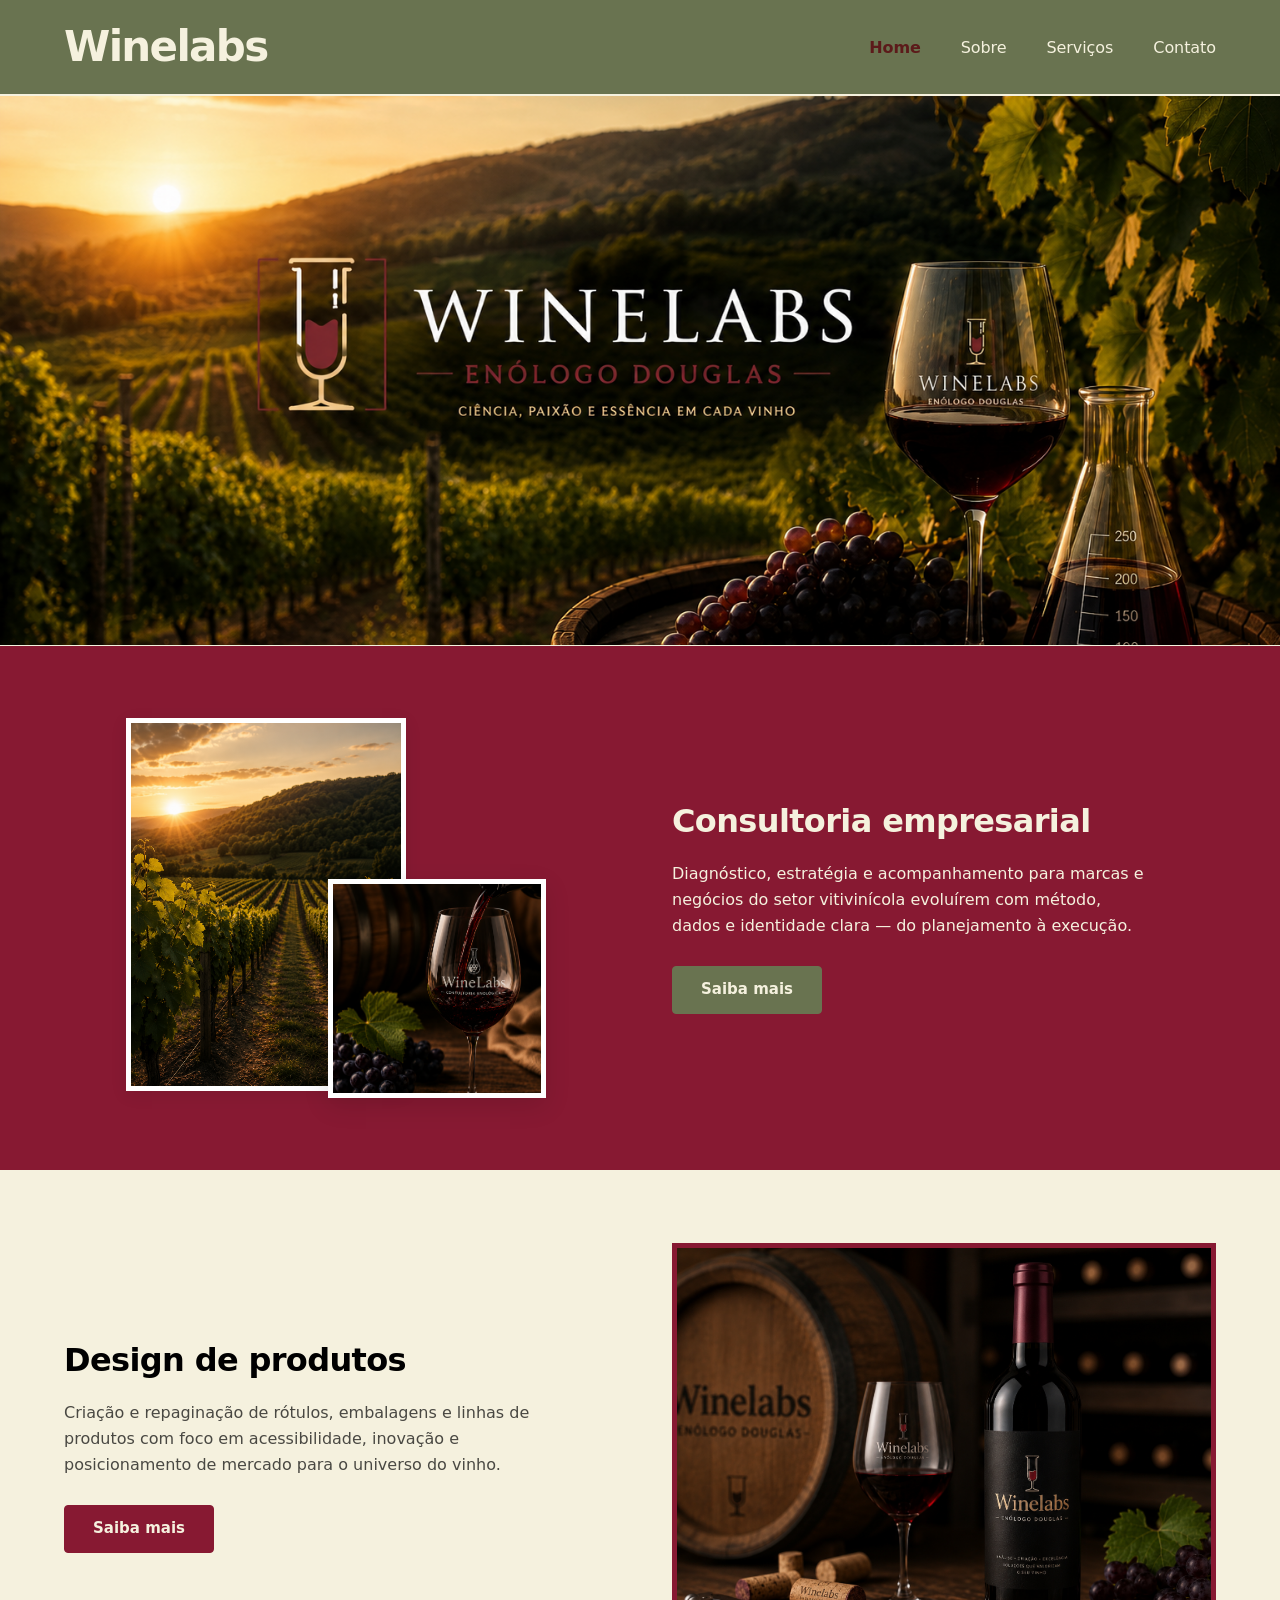
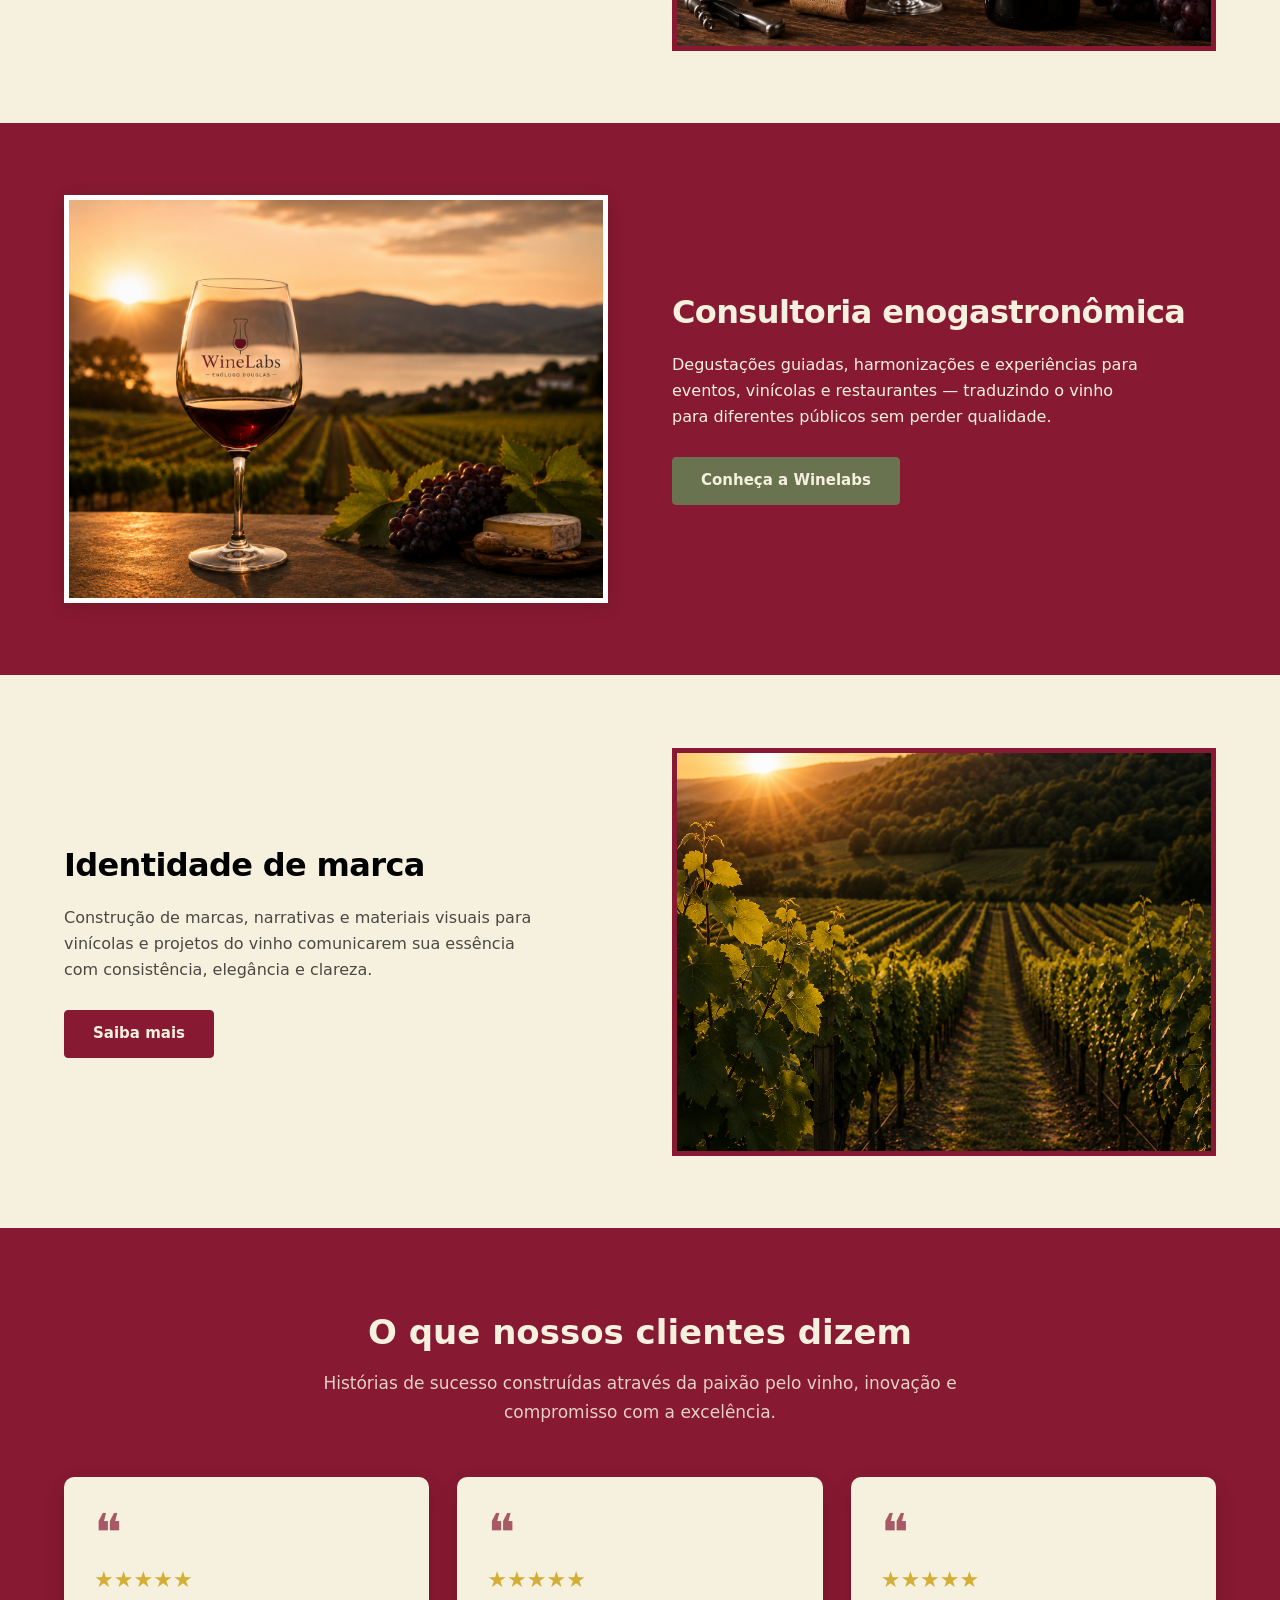
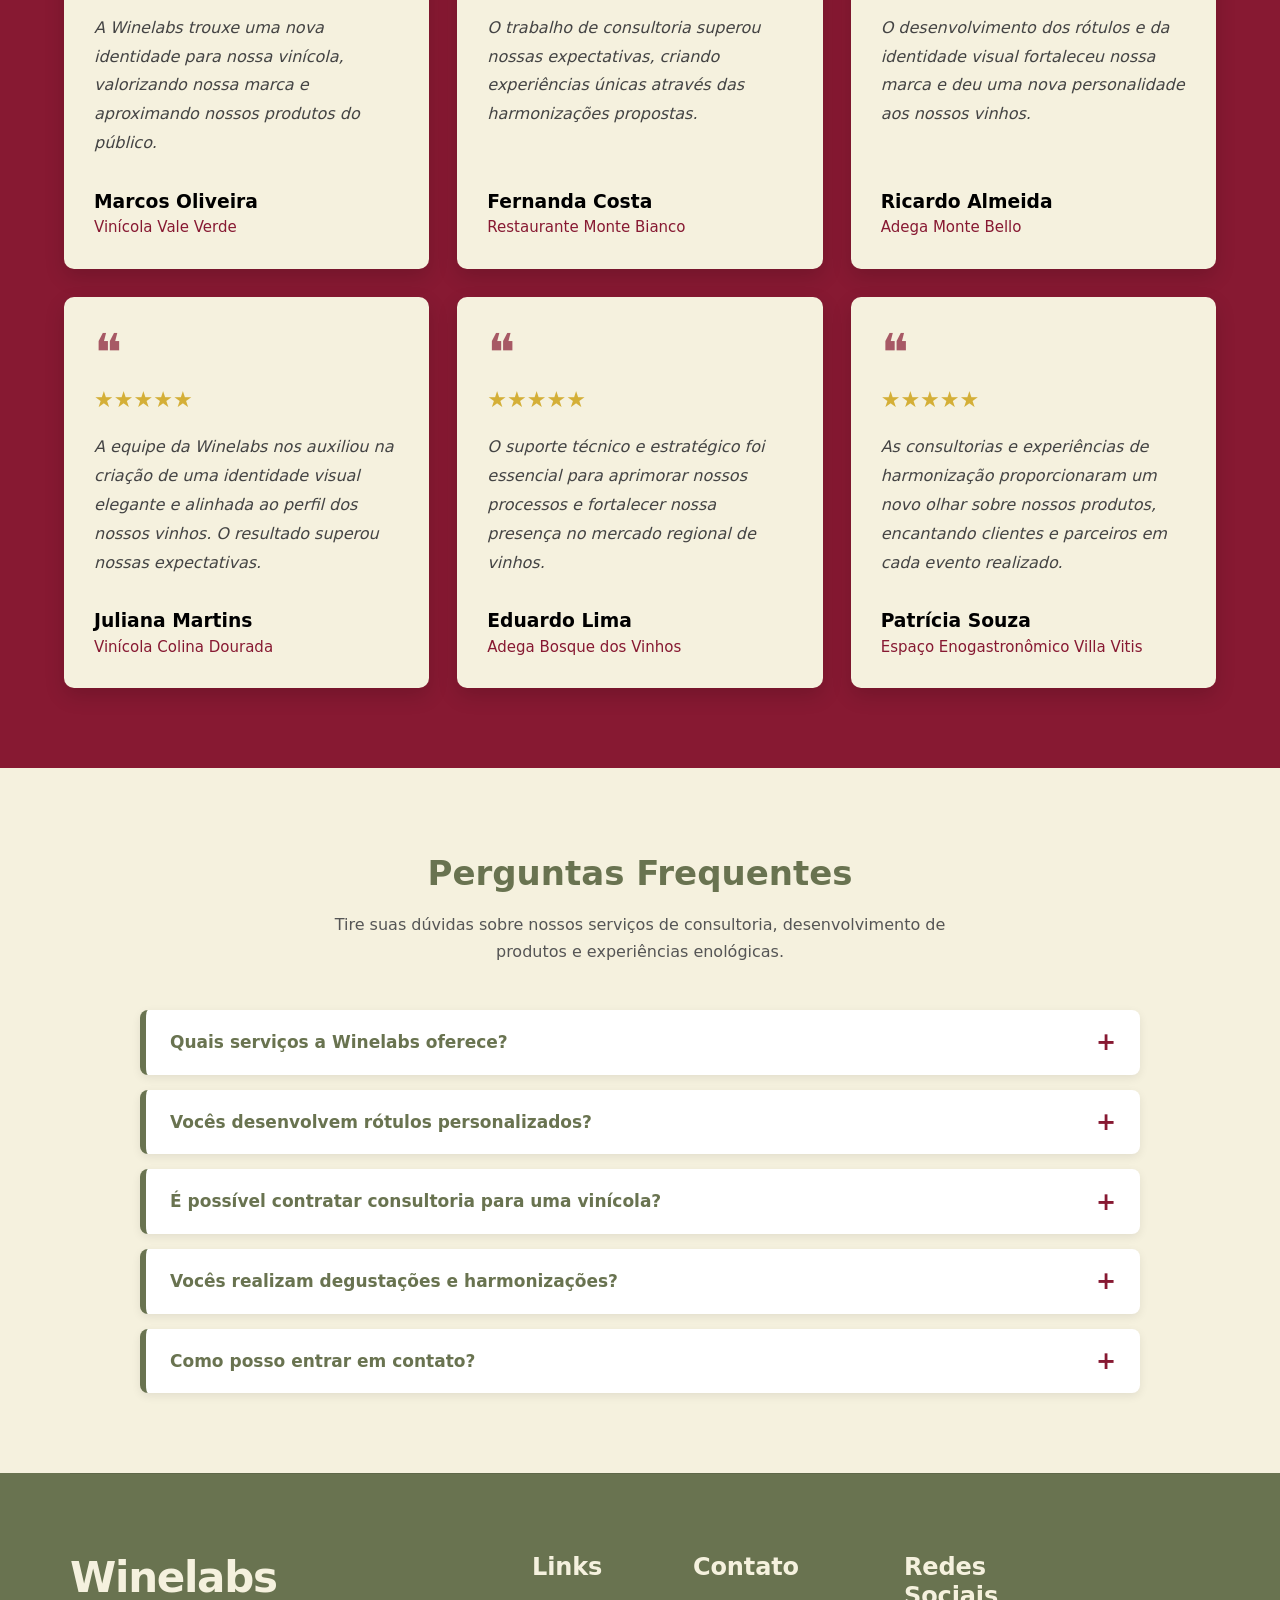
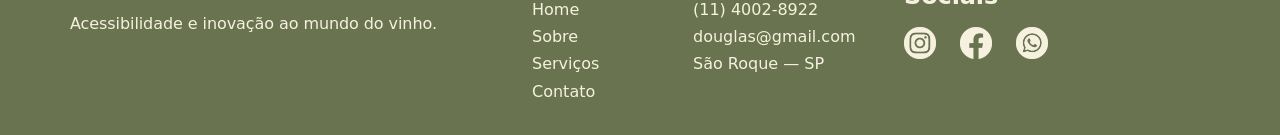
<file: index.html>
<!DOCTYPE html>
<html lang="pt-BR">

<head>
    <meta charset="UTF-8">
    <meta name="viewport" content="width=device-width, initial-scale=1.0">
    <title>Winelabs</title>
    <link rel="icon" href="recursos/icones/favicon-winelabs.svg">
    <link rel="stylesheet" href="estilos/geral.css">
    <link rel="stylesheet" href="estilos/cabecalho-rodape.css">
    <link rel="stylesheet" href="estilos/inicio.css">
</head>

<body>
    <header class="cabecalho">
        <h1 class="cabecalho-logo">
            <a href="index.html">Winelabs</a>
        </h1>
        <nav class="cabecalho-menu">
            <ul class="lista-menu">
                <li><a href="index.html" aria-current="page">Home</a></li>
                <li><a href="paginas/sobre.html">Sobre</a></li>
                <li><a href="paginas/servicos.html">Serviços</a></li>
                <li><a href="paginas/contato.html">Contato</a></li>
            </ul>
        </nav>
    </header>

    <main class="conteudo-principal pagina-inicial">
        <figure class="imagem-destaque">
            <img src="recursos/imagens/destaque-vinhedo-winelabs.png"
                alt="Vinhedo ao pôr do sol com taça de vinho, uvas e marca Winelabs">
        </figure>

        <section class="bloco-inicio bloco-vinho">
            <div class="bloco-interno">
                <div class="imagens-sobrepostas">

                    <img class="imagem-fundo" src="recursos/imagens/vinhedo-por-do-sol.png" alt="Paisagem de vinhedos">
                    <img class="imagem-frente" src="recursos/imagens/vinho-tinto-servido-na-taca.png"
                        alt="Vinho tinto sendo servido em uma taça">
                </div>
                <div class="texto-inicio">
                    <h2 class="titulo-inicio">Consultoria empresarial</h2>
                    <p>Diagnóstico, estratégia e acompanhamento para marcas e negócios do setor vitivinícola evoluírem
                        com
                        método, dados e identidade clara — do planejamento à execução.</p>
                    <a href="paginas/servicos.html" class="botao-inicio">Saiba mais</a>
                </div>
            </div>
        </section>

        <section class="bloco-inicio bloco-claro">
            <div class="bloco-interno bloco-invertido">
                <div class="texto-inicio">
                    <h2 class="titulo-inicio">Design de produtos</h2>
                    <p>Criação e repaginação de rótulos, embalagens e linhas de produtos com foco em acessibilidade,
                        inovação e posicionamento de mercado para o universo do vinho.</p>
                    <a href="paginas/servicos.html" class="botao-inicio">Saiba mais</a>
                </div>
                <figure class="imagem-unica">
                    <img src="recursos/imagens/garrafa-cabernet-taca-uvas.png"
                        alt="Garrafa de Cabernet Sauvignon com taça e uvas">
                </figure>
            </div>
        </section>

        <section class="bloco-inicio bloco-vinho">
            <div class="bloco-interno">
                <figure class="imagem-cartao">
                    <img src="recursos/imagens/taca-vinho-vinhedo-harmonizacao.png"
                        alt="Taça de vinho com uvas e queijo diante de um vinhedo">
                </figure>
                <div class="texto-inicio">
                    <h2 class="titulo-inicio">Consultoria enogastronômica</h2>
                    <p>Degustações guiadas, harmonizações e experiências para eventos, vinícolas e restaurantes —
                        traduzindo
                        o vinho para diferentes públicos sem perder qualidade.</p>
                    <a href="paginas/sobre.html" class="botao-inicio">Conheça a Winelabs</a>
                </div>
            </div>
        </section>

        <section class="bloco-inicio bloco-claro">
            <div class="bloco-interno bloco-invertido">
                <div class="texto-inicio">
                    <h2 class="titulo-inicio">Identidade de marca</h2>
                    <p>Construção de marcas, narrativas e materiais visuais para vinícolas e projetos do vinho
                        comunicarem
                        sua essência com consistência, elegância e clareza.</p>
                    <a href="paginas/servicos.html" class="botao-inicio">Saiba mais</a>
                </div>
                <figure class="imagem-unica">
                    <img src="recursos/imagens/vinhedo-por-do-sol.png" alt="Vinhedo ao pôr do sol">
                </figure>
            </div>
        </section>
    </main>

    <section class="depoimentos-home">
        <div class="depoimentos-container">

            <div class="depoimentos-titulo">
                <h2>O que nossos clientes dizem</h2>
                <p>
                    Histórias de sucesso construídas através da paixão pelo vinho,
                    inovação e compromisso com a excelência.
                </p>
            </div>

            <div class="depoimentos-grid">

                <article class="card-depoimento">

                    <div class="aspas">❝</div>

                    <div class="estrelas">★★★★★</div>

                    <p>
                        A Winelabs trouxe uma nova identidade para nossa vinícola,
                        valorizando nossa marca e aproximando nossos produtos do público.
                    </p>

                    <div class="cliente">
                        <h3>Marcos Oliveira</h3>
                        <span>Vinícola Vale Verde</span>
                    </div>

                </article>

                <article class="card-depoimento">

                    <div class="aspas">❝</div>

                    <div class="estrelas">★★★★★</div>

                    <p>
                        O trabalho de consultoria superou nossas expectativas,
                        criando experiências únicas através das harmonizações propostas.
                    </p>

                    <div class="cliente">
                        <h3>Fernanda Costa</h3>
                        <span>Restaurante Monte Bianco</span>
                    </div>

                </article>

                <article class="card-depoimento">

                    <div class="aspas">❝</div>

                    <div class="estrelas">★★★★★</div>

                    <p>
                        O desenvolvimento dos rótulos e da identidade visual fortaleceu
                        nossa marca e deu uma nova personalidade aos nossos vinhos.
                    </p>

                    <div class="cliente">
                        <h3>Ricardo Almeida</h3>
                        <span>Adega Monte Bello</span>
                    </div>

                </article>


                <article class="card-depoimento">

                    <div class="aspas">❝</div>

                    <div class="estrelas">★★★★★</div>

                    <p>
                        A equipe da Winelabs nos auxiliou na criação de uma identidade visual
                        elegante e alinhada ao perfil dos nossos vinhos. O resultado superou
                        nossas expectativas.
                    </p>

                    <div class="cliente">
                        <h3>Juliana Martins</h3>
                        <span>Vinícola Colina Dourada</span>
                    </div>

                </article>

                <article class="card-depoimento">

                    <div class="aspas">❝</div>

                    <div class="estrelas">★★★★★</div>

                    <p>
                        O suporte técnico e estratégico foi essencial para aprimorar nossos
                        processos e fortalecer nossa presença no mercado regional de vinhos.
                    </p>

                    <div class="cliente">
                        <h3>Eduardo Lima</h3>
                        <span>Adega Bosque dos Vinhos</span>
                    </div>

                </article>

                <article class="card-depoimento">

                    <div class="aspas">❝</div>

                    <div class="estrelas">★★★★★</div>

                    <p>
                        As consultorias e experiências de harmonização proporcionaram um novo
                        olhar sobre nossos produtos, encantando clientes e parceiros em cada
                        evento realizado.
                    </p>

                    <div class="cliente">
                        <h3>Patrícia Souza</h3>
                        <span>Espaço Enogastronômico Villa Vitis</span>
                    </div>

                </article>



            </div>

        </div>
    </section>

    <section class="faq-home">
        <div class="faq-container">

            <div class="faq-titulo">
                <h2>Perguntas Frequentes</h2>
                <p>
                    Tire suas dúvidas sobre nossos serviços de consultoria,
                    desenvolvimento de produtos e experiências enológicas.
                </p>
            </div>

            <div class="faq-lista">

                <details>
                    <summary>Quais serviços a Winelabs oferece?</summary>
                    <p>
                        Atuamos com consultoria empresarial, design de produtos,
                        identidade de marca e consultoria enogastronômica para o
                        setor vitivinícola.
                    </p>
                </details>

                <details>
                    <summary>Vocês desenvolvem rótulos personalizados?</summary>
                    <p>
                        Sim. Criamos projetos exclusivos para vinhos, incluindo
                        identidade visual, embalagens e posicionamento da marca.
                    </p>
                </details>

                <details>
                    <summary>É possível contratar consultoria para uma vinícola?</summary>
                    <p>
                        Sim. A consultoria é personalizada e atende desde pequenos
                        produtores até empresas consolidadas do setor.
                    </p>
                </details>

                <details>
                    <summary>Vocês realizam degustações e harmonizações?</summary>
                    <p>
                        Sim. Desenvolvemos experiências enogastronômicas para
                        eventos, restaurantes e vinícolas.
                    </p>
                </details>

                <details>
                    <summary>Como posso entrar em contato?</summary>
                    <p>
                        Você pode utilizar a página de contato do site ou nossos
                        canais de atendimento para solicitar um orçamento.
                    </p>
                </details>

            </div>

        </div>
    </section>

    <footer class="rodape">
        <div class="rodape-estrutura">
            <div class="rodape-conteudo">
                <p class="rodape-texto-empresa">Winelabs</p>
                <p class="rodape-frase">Acessibilidade e inovação ao mundo do vinho.</p>
            </div>

            <div class="rodape-menu">
                <nav class="rodape-coluna coluna-navegacao">
                    <div class="rodape-titulo-coluna">Links</div>
                    <ul class="rodape-lista-coluna">
                        <li><a href="index.html">Home</a></li>
                        <li><a href="paginas/sobre.html">Sobre</a></li>
                        <li><a href="paginas/servicos.html">Serviços</a></li>
                        <li><a href="paginas/contato.html">Contato</a></li>
                    </ul>
                </nav>

                <div class="rodape-coluna coluna-contato">
                    <div class="rodape-titulo-coluna">Contato</div>
                    <ul class="rodape-lista-coluna">
                        <li><a href="tel:+551140028922">(11) 4002-8922</a></li>
                        <li><a href="mailto:douglas@gmail.com">douglas@gmail.com</a></li>
                        <li>São Roque — SP</li>
                    </ul>
                </div>
                <div class="rodape-coluna coluna-redes">
                    <div class="rodape-titulo-coluna">Redes Sociais</div>
                    <div class="redes-sociais">
                        <a href="https://www.instagram.com/" target="_blank" class="rede-social">
                            <img src="recursos/icones/instagram.png" alt="">
                        </a>
                        <a href="https://www.facebook.com/" target="_blank" class="rede-social">
                            <img src="recursos/icones/facebook.png" alt="">
                        </a>
                        <a href="https://wa.me/5511999999999" target="_blank" class="rede-social">
                            <img src="recursos/icones/whatsapp.png" alt="">
                        </a>
                    </div>
                </div>
            </div>
        </div>
    </footer>

</body>

</html>
</file>
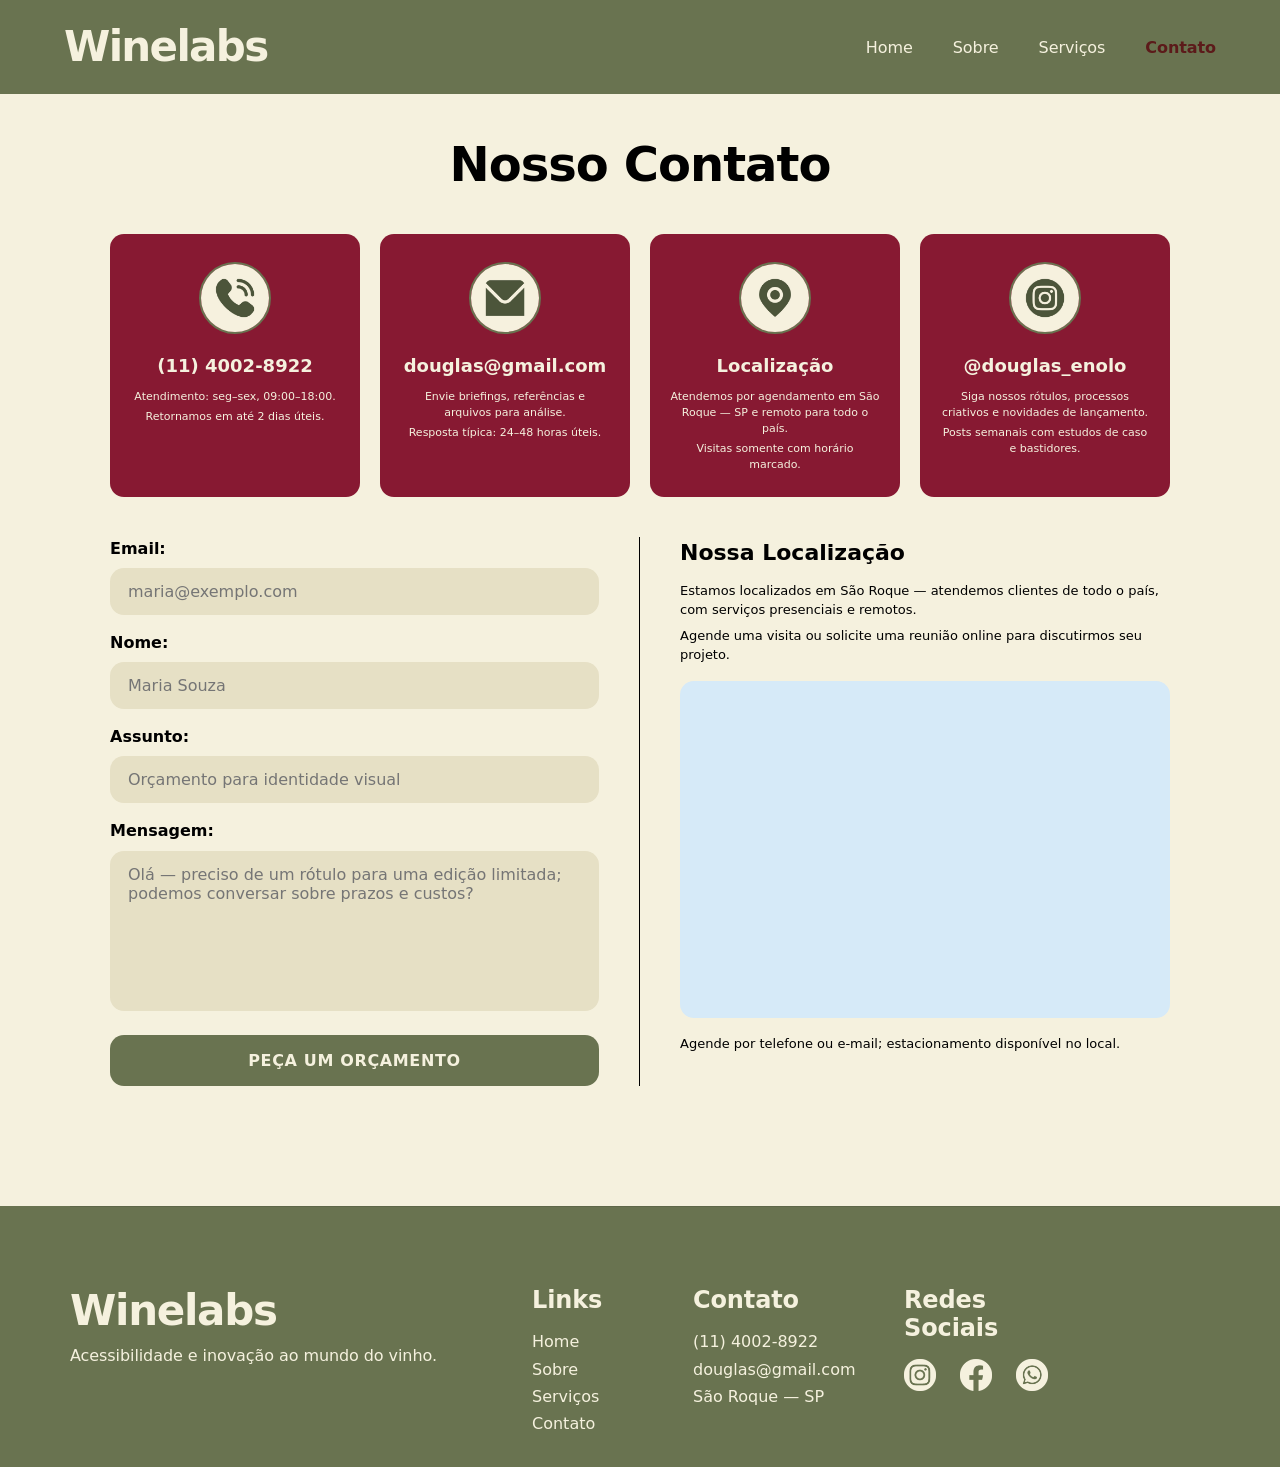
<file: paginas/contato.html>
<!DOCTYPE html>
<html lang="pt-BR">

<head>
    <meta charset="UTF-8">
    <meta name="viewport" content="width=device-width, initial-scale=1.0">
    <title>Contato — Winelabs</title>
    <link rel="icon" href="../recursos/icones/favicon-winelabs.svg">
    <link rel="stylesheet" href="../estilos/geral.css">
    <link rel="stylesheet" href="../estilos/cabecalho-rodape.css">
    <link rel="stylesheet" href="../estilos/contato.css">
</head>

<body>
    <header class="cabecalho">
        <h1 class="cabecalho-logo">
            <a href="../index.html">Winelabs</a>
        </h1>
        <nav class="cabecalho-menu">
            <ul class="lista-menu">
                <li><a href="../index.html">Home</a></li>
                <li><a href="sobre.html">Sobre</a></li>
                <li><a href="servicos.html">Serviços</a></li>
                <li><a href="contato.html" aria-current="page">Contato</a></li>
            </ul>
        </nav>
    </header>

    <main class="conteudo-principal pagina-contato">
        <h1 class="titulo-pagina-contato">Nosso Contato</h1>

        <div class="cartoes-contato">
            <article class="cartao-contato">
                <div class="icone-cartao-contato">
                    <img src="../recursos/imagens/contato-telefone.jpeg" alt="">
                </div>
                <h2 class="titulo-cartao-contato"><a href="tel:+551140028922">(11) 4002-8922</a></h2>
                <p>Atendimento: seg–sex, 09:00–18:00.</p>
                <p>Retornamos em até 2 dias úteis.</p>
            </article>
            <article class="cartao-contato">
                <div class="icone-cartao-contato">
                    <img src="../recursos/imagens/contato-email.jpeg" alt="">
                </div>
                <h2 class="titulo-cartao-contato"><a href="mailto:douglas@gmail.com">douglas@gmail.com</a></h2>
                <p>Envie briefings, referências e arquivos para análise.</p>
                <p>Resposta típica: 24–48 horas úteis.</p>
            </article>
            <article class="cartao-contato">
                <div class="icone-cartao-contato">
                    <img src="../recursos/imagens/contato-localizacao.jpeg" alt="">
                </div>
                <h2 class="titulo-cartao-contato"><a href="#localizacao">Localização</a></h2>
                <p>Atendemos por agendamento em São Roque — SP e remoto para todo o país.</p>
                <p>Visitas somente com horário marcado.</p>
            </article>
            <article class="cartao-contato">
                <div class="icone-cartao-contato">
                    <img src="../recursos/imagens/contato-instagram.jpeg" alt="">
                </div>
                <h2 class="titulo-cartao-contato"><a href="https://www.instagram.com/" target="_blank">@douglas_enolo</a></h2>
                <p>Siga nossos rótulos, processos criativos e novidades de lançamento.</p>
                <p>Posts semanais com estudos de caso e bastidores.</p>
            </article>
        </div>

        <section class="painel-contato">
            <div class="painel-contato-formulario">
                <form id="formulario-contato" class="formulario-contato" data-email="douglas@gmail.com">
                    <div class="campo-formulario-contato">
                        <label for="email">Email:</label>
                        <input type="email" id="email" name="email" required autocomplete="email" placeholder="maria@exemplo.com">
                    </div>
                    <div class="campo-formulario-contato">
                        <label for="name">Nome:</label>
                        <input type="text" id="name" name="name" required autocomplete="name" placeholder="Maria Souza">
                    </div>
                    <div class="campo-formulario-contato">
                        <label for="subject">Assunto:</label>
                        <input type="text" id="subject" name="subject" required placeholder="Orçamento para identidade visual">
                    </div>
                    <div class="campo-formulario-contato">
                        <label for="message">Mensagem:</label>
                        <textarea id="message" name="message" required placeholder="Olá — preciso de um rótulo para uma edição limitada; podemos conversar sobre prazos e custos?" minlength="20"></textarea>
                    </div>
                    <button type="submit" class="botao-enviar-contato">Peça um orçamento</button>
                </form>
            </div>

            <div id="localizacao" class="painel-contato-localizacao">
                <h2 class="titulo-localizacao-contato">Nossa Localização</h2>
                <p>Estamos localizados em São Roque — atendemos clientes de todo o país, com serviços presenciais e remotos.</p>
                <p>Agende uma visita ou solicite uma reunião online para discutirmos seu projeto.</p>
                <div class="mapa-contato">
                    <iframe
                        src="https://www.google.com/maps/embed?pb=!1m18!1m12!1m3!1d3657.987912431484!2d-47.13661312388468!3d-23.53293716055008!2m3!1f0!2f0!3f0!3m2!1i1024!2i768!4f13.1!3m3!1m2!1s0x94cf0d54817a1725%3A0x3dcff522a27b9b96!2sFaculdade%20de%20Tecnologia%20de%20S%C3%A3o%20Roque!5e0!3m2!1spt-BR!2sbr!4v1779490227968!5m2!1spt-BR!2sbr"
                        title="Mapa — Faculdade de Tecnologia de São Roque" loading="lazy"
                        referrerpolicy="no-referrer-when-downgrade" allowfullscreen>
                    </iframe>
                </div>
                <p class="observacao-localizacao-contato">Agende por telefone ou e‑mail; estacionamento disponível no local.</p>
            </div>
        </section>
    </main>

    <footer class="rodape">
        <div class="rodape-estrutura">
            <div class="rodape-conteudo">
                <p class="rodape-texto-empresa">Winelabs</p>
                <p class="rodape-frase">Acessibilidade e inovação ao mundo do vinho.</p>
            </div>
            <div class="rodape-menu">
                <nav class="rodape-coluna coluna-navegacao">
                    <div class="rodape-titulo-coluna">Links</div>
                    <ul class="rodape-lista-coluna">
                        <li><a href="../index.html">Home</a></li>
                        <li><a href="sobre.html">Sobre</a></li>
                <li><a href="servicos.html">Serviços</a></li>
                <li><a href="contato.html">Contato</a></li>
                    </ul>
                </nav>
                <div class="rodape-coluna coluna-contato">
                    <div class="rodape-titulo-coluna">Contato</div>
                    <ul class="rodape-lista-coluna">
                        <li><a href="tel:+551140028922">(11) 4002-8922</a></li>
                        <li><a href="mailto:douglas@gmail.com">douglas@gmail.com</a></li>
                        <li>São Roque — SP</li>
                    </ul>
                </div>
                <div class="rodape-coluna coluna-redes">
                    <div class="rodape-titulo-coluna">Redes Sociais</div>
                    <div class="redes-sociais">
                        <a href="https://www.instagram.com/" target="_blank"
                            class="rede-social">
                            <img src="../recursos/icones/instagram.png" alt="">
                        </a>
                        <a href="https://www.facebook.com/" target="_blank"
                            class="rede-social">
                            <img src="../recursos/icones/facebook.png" alt="">
                        </a>
                        <a href="https://wa.me/5511999999999" target="_blank"
                            class="rede-social">
                            <img src="../recursos/icones/whatsapp.png" alt="">
                        </a>
                    </div>
                </div>
            </div>
        </div>
    </footer>

    
</body>

</html>
</file>
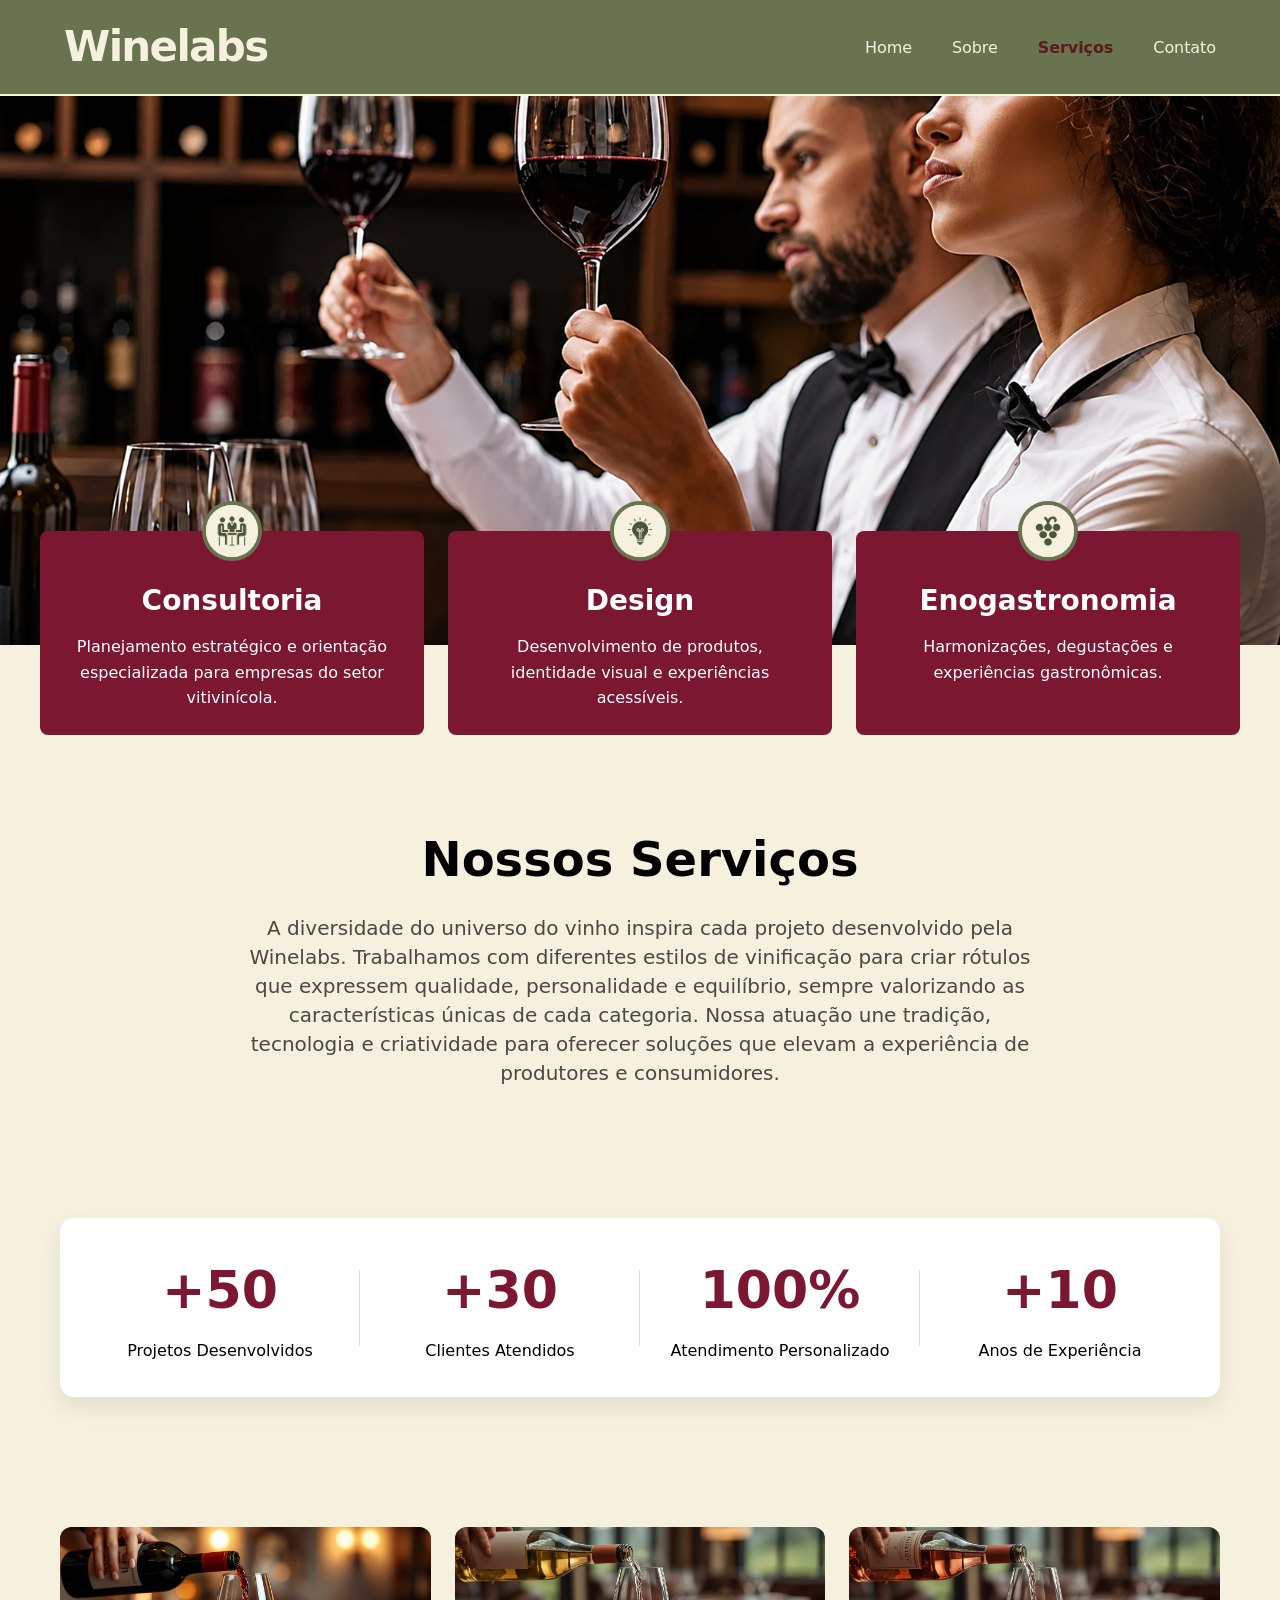
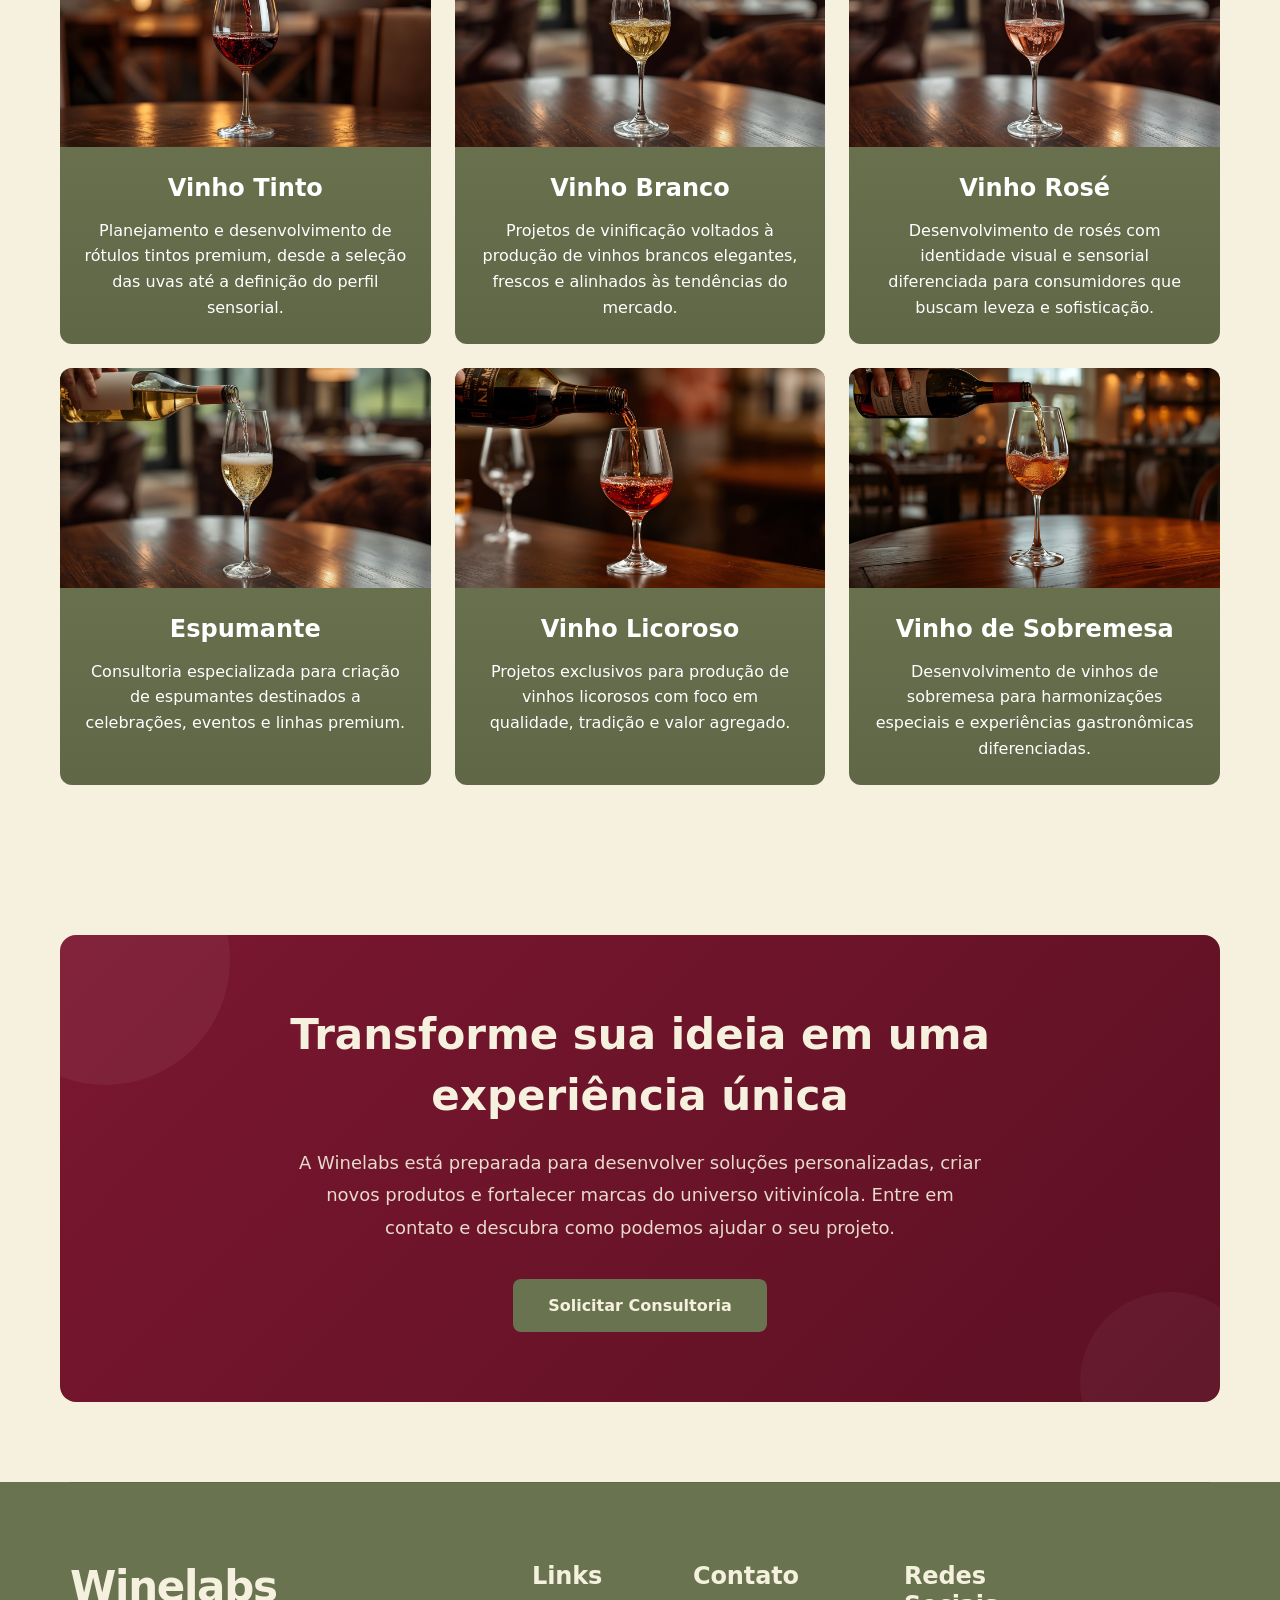
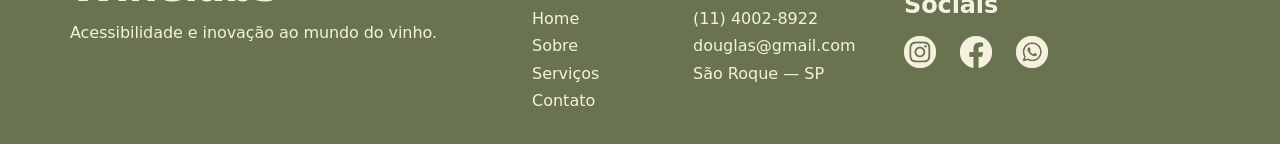
<file: paginas/servicos.html>
<!DOCTYPE html>
<html lang="pt-BR">

<head>
    <meta charset="UTF-8">
    <meta name="viewport" content="width=device-width, initial-scale=1.0">


    <title>Serviços — Winelabs</title>
    <link rel="icon" href="../recursos/icones/favicon-winelabs.svg">

    <link rel="stylesheet" href="../estilos/geral.css">
    <link rel="stylesheet" href="../estilos/cabecalho-rodape.css">
    <link rel="stylesheet" href="../estilos/servicos.css">
</head>

<body>
    <header class="cabecalho">
        <div class="cabecalho-logo">
            <a href="../index.html">Winelabs</a>
        </div>
        <nav class="cabecalho-menu">
            <ul class="lista-menu">
                <li><a href="../index.html">Home</a></li>
                <li><a href="sobre.html">Sobre</a></li>
                <li><a href="servicos.html" aria-current="page">Serviços</a></li>
                <li><a href="contato.html">Contato</a></li>
            </ul>
        </nav>
    </header>

    <main class="conteudo-principal conteudo-servicos">

        <!-- Banner -->
        <div class="banner-servicos">

            <img src="../recursos/imagens/banner-servicos.png" alt="Pessoas degustando vinho">

            <div class="cards-banner">

                <article class="card-banner">
                    <div class="circulo-card">
                        <img src="../recursos/imagens/servico-consultoria.png" alt="Consultoria">
                    </div>
                    <h2>Consultoria</h2>

                    <p>
                        Planejamento estratégico e orientação especializada para
                        empresas do setor vitivinícola.
                    </p>
                </article>

                <article class="card-banner">
                    <div class="circulo-card">
                        <img src="../recursos/imagens/servico-design.png" alt="Design">
                    </div>

                    <h2>Design</h2>

                    <p>
                        Desenvolvimento de produtos, identidade visual e
                        experiências acessíveis.
                    </p>
                </article>

                <article class="card-banner">
                    <div class="circulo-card">
                        <img src="../recursos/imagens/servico-enogastronomia.png" alt="Enogastronomia">
                    </div>

                    <h2>Enogastronomia</h2>

                    <p>
                        Harmonizações, degustações e experiências gastronômicas.
                    </p>
                </article>

            </div>

        </div>



        <!-- Introdução -->
        <section class="secao-destaque">

            <h1>Nossos Serviços</h1>

            <p>
                A diversidade do universo do vinho inspira cada projeto desenvolvido pela Winelabs. Trabalhamos com
                diferentes estilos de vinificação para criar rótulos que expressem qualidade, personalidade e
                equilíbrio, sempre valorizando as características únicas de cada categoria. Nossa atuação une tradição,
                tecnologia e criatividade para oferecer soluções que elevam a experiência de produtores e consumidores.
            </p>

        </section>

<section class="secao-estatisticas">

    <div class="estatistica">
        <h2>+50</h2>
        <p>Projetos Desenvolvidos</p>
    </div>

    <div class="estatistica">
        <h2>+30</h2>
        <p>Clientes Atendidos</p>
    </div>

    <div class="estatistica">
        <h2>100%</h2>
        <p>Atendimento Personalizado</p>
    </div>

    <div class="estatistica">
        <h2>+10</h2>
        <p>Anos de Experiência</p>
    </div>

</section>

        <!-- Serviços -->
        <div class="secao-servicos">

            <article class="cartao-servico">
                <img src="../recursos/imagens/vinho-tinto-servico.jpg" alt="Consultoria empresarial">

                <div class="cartao-servico-conteudo">
                    <h2>Vinho Tinto</h2>
                    <p>Planejamento e desenvolvimento de rótulos tintos premium, desde a seleção das uvas até a
                        definição do perfil sensorial.</p>
                </div>
            </article>

            <article class="cartao-servico">
                <img src="../recursos/imagens/vinho-branco-servico.jpg" alt="Design de produtos">

                <div class="cartao-servico-conteudo">
                    <h2>Vinho Branco</h2>
                    <p>Projetos de vinificação voltados à produção de vinhos brancos elegantes, frescos e alinhados às
                        tendências do mercado.</p>
                </div>
            </article>

            <article class="cartao-servico">
                <img src="../recursos/imagens/vinho-rose-servico.jpg" alt="Degustações guiadas">

                <div class="cartao-servico-conteudo">
                    <h2>Vinho Rosé</h2>
                    <p>Desenvolvimento de rosés com identidade visual e sensorial diferenciada para consumidores que
                        buscam leveza e sofisticação.</p>
                </div>
            </article>

            <article class="cartao-servico">
                <img src="../recursos/imagens/vinho-espumante-servico.jpg" alt="Treinamentos">

                <div class="cartao-servico-conteudo">
                    <h2>Espumante</h2>
                    <p>Consultoria especializada para criação de espumantes destinados a celebrações, eventos e linhas
                        premium.</p>
                </div>
            </article>

            <article class="cartao-servico">
                <img src="../recursos/imagens/vinho-licoroso-servico.jpg" alt="Eventos">

                <div class="cartao-servico-conteudo">
                    <h2>Vinho Licoroso</h2>
                    <p>Projetos exclusivos para produção de vinhos licorosos com foco em qualidade, tradição e valor
                        agregado.</p>
                </div>
            </article>

            <article class="cartao-servico">
                <img src="../recursos/imagens/vinho-sobremesa-servico.jpg" alt="Harmonizações">

                <div class="cartao-servico-conteudo">
                    <h2>Vinho de Sobremesa</h2>
                    <p>Desenvolvimento de vinhos de sobremesa para harmonizações especiais e experiências gastronômicas
                        diferenciadas.</p>
                </div>
            </article>

        </div>

        <section class="cta-servicos">

    <div class="cta-conteudo">

        <h2>Transforme sua ideia em uma experiência única</h2>

        <p>
            A Winelabs está preparada para desenvolver soluções personalizadas,
            criar novos produtos e fortalecer marcas do universo vitivinícola.
            Entre em contato e descubra como podemos ajudar o seu projeto.
        </p>

        <a href="contato.html" class="botao-cta">
            Solicitar Consultoria
        </a>

    </div>

</section>

    </main>

    <footer class="rodape">
        <div class="rodape-estrutura">
            <div class="rodape-conteudo">
                <p class="rodape-texto-empresa">Winelabs</p>
                <p class="rodape-frase">Acessibilidade e inovação ao mundo do vinho.</p>
            </div>
            <div class="rodape-menu">
                <nav class="rodape-coluna coluna-navegacao">
                    <div class="rodape-titulo-coluna">Links</div>
                    <ul class="rodape-lista-coluna">
                        <li><a href="../index.html">Home</a></li>
                        <li><a href="sobre.html">Sobre</a></li>
                        <li><a href="servicos.html">Serviços</a></li>
                        <li><a href="contato.html">Contato</a></li>
                    </ul>
                </nav>
                <address class="rodape-coluna coluna-contato">
                    <div class="rodape-titulo-coluna">Contato</div>
                    <ul class="rodape-lista-coluna">
                        <li><a href="tel:+551140028922">(11) 4002-8922</a></li>
                        <li><a href="mailto:douglas@gmail.com">douglas@gmail.com</a></li>
                        <li>São Roque — SP</li>
                    </ul>
                </address>
                <div class="rodape-coluna coluna-redes">
                    <div class="rodape-titulo-coluna">Redes Sociais</div>
                    <div class="redes-sociais">
                        <a href="https://www.instagram.com/" target="_blank" class="rede-social">
                            <img src="../recursos/icones/instagram.png" alt="" width="32" height="32">
                        </a>
                        <a href="https://www.facebook.com/" target="_blank" class="rede-social">
                            <img src="../recursos/icones/facebook.png" alt="" width="32" height="32">
                        </a>
                        <a href="https://wa.me/5511999999999" target="_blank" class="rede-social">
                            <img src="../recursos/icones/whatsapp.png" alt="" width="32" height="32">
                        </a>
                    </div>
                </div>
            </div>
        </div>
    </footer>
</body>

</html>
</file>
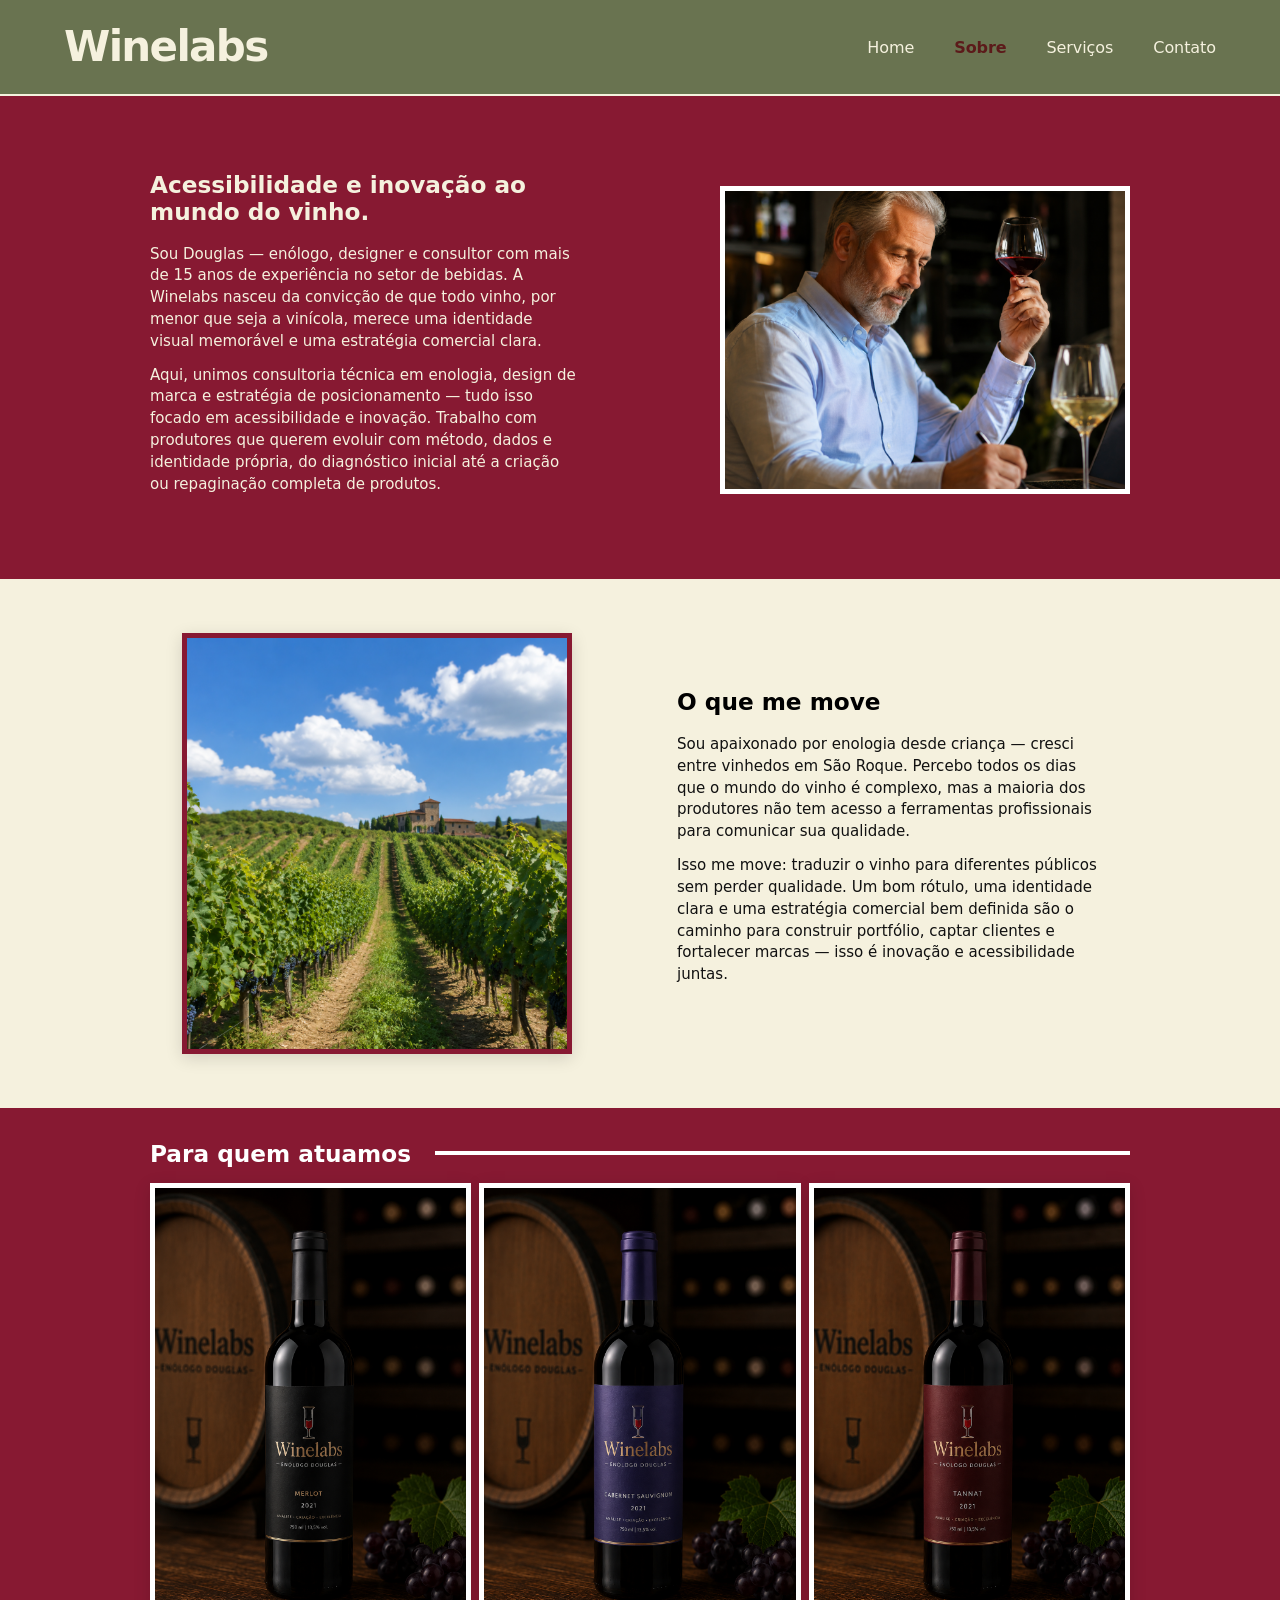
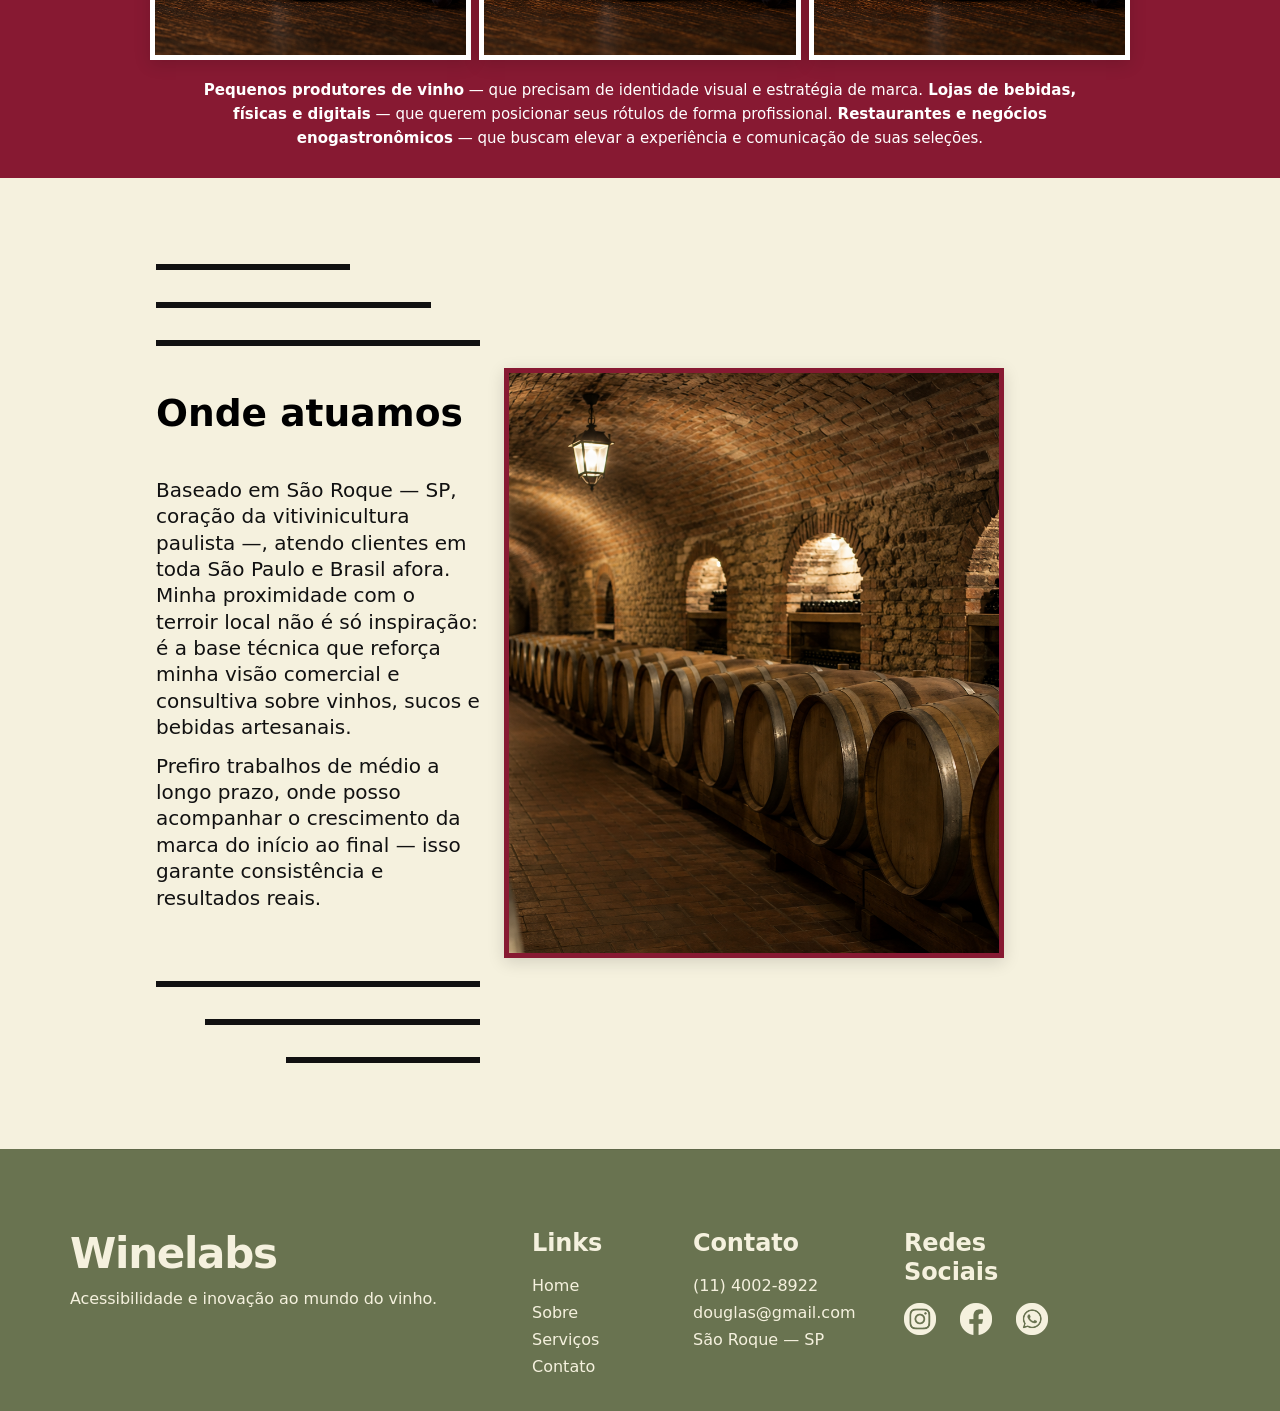
<file: paginas/sobre.html>
<!DOCTYPE html>
<html lang="pt-BR">

<head>
    <meta charset="UTF-8">
    <meta name="viewport" content="width=device-width, initial-scale=1.0">

    <title>Sobre — Winelabs</title>
    <link rel="icon" href="../recursos/icones/favicon-winelabs.svg">
    <link rel="stylesheet" href="../estilos/geral.css">
    <link rel="stylesheet" href="../estilos/cabecalho-rodape.css">
    <link rel="stylesheet" href="../estilos/sobre.css">
</head>

<body>
    <header class="cabecalho">
        <div class="cabecalho-logo">
            <a href="../index.html">Winelabs</a>
        </div>
        <nav class="cabecalho-menu">
            <ul class="lista-menu">
                <li><a href="../index.html">Home</a></li>
                <li><a href="sobre.html" aria-current="page">Sobre</a></li>
                <li><a href="servicos.html">Serviços</a></li>
                <li><a href="contato.html">Contato</a></li>
            </ul>
        </nav>
    </header>
    <main>
        <section class="banner-vermelho-1">
            <div class="blocos">

                <div class="conteudo-texto-1">
                    <h1 class="titulo-acessibilidade">Acessibilidade e inovação ao mundo do vinho.</h1>

                    <p>
                        Sou Douglas — enólogo, designer e consultor com mais de 15 anos de experiência no setor de
                        bebidas. A Winelabs nasceu da convicção de que todo vinho, por menor que seja a vinícola, merece
                        uma identidade visual memorável e uma estratégia comercial clara.
                    </p>
                    <p>
                        Aqui, unimos consultoria técnica em enologia, design de marca e estratégia de posicionamento —
                        tudo isso focado em acessibilidade e inovação. Trabalho com produtores que querem evoluir com
                        método, dados e identidade própria, do diagnóstico inicial até a criação ou repaginação completa
                        de produtos.
                    </p>
                </div>

                <div class="image-douglas">
                    <img src="../recursos/imagens/senhor_sobre.png" alt="Douglas — enólogo e designer examinando vinho">
                </div>
            </div>
        </section>

        <section class="banner-bege-1">
            <div class="blocos">

                <div class="image-vinhedo">
                    <img src="../recursos/imagens/campo_sobre.png" alt="Vinhedo ao pôr do sol">
                </div>

                <div class="conteudo-texto-2">
                    <h2 class="titulo-move">O que me move</h2>

                    <p>
                        Sou apaixonado por enologia desde criança — cresci entre vinhedos em São Roque. Percebo todos os dias que o mundo do vinho é complexo, mas a maioria dos produtores não tem acesso a ferramentas profissionais para comunicar sua qualidade.
                    </p>
                    <p>
                        Isso me move: traduzir o vinho para diferentes públicos sem perder qualidade. Um bom rótulo, uma identidade clara e uma estratégia comercial bem definida são o caminho para construir portfólio, captar clientes e fortalecer marcas — isso é inovação e acessibilidade juntas.
                    </p>
                </div>
            </div>
        </section>

        <section class="banner-vermelho-2">
            <div class="blocos">

                <div class="titulo-trio">
                    <h2>Para quem atuamos</h2>
                    <hr>
                </div>

                <div class="trio-imagens">
                    <img src="../recursos/imagens/garrafa_de_vinho_logo_preta.png" alt="Garrafa de vinho com logo preta">
                    <img src="../recursos/imagens/garrafa_de_vinho_logo_azul.png" alt="Garrafa de vinho com logo azul">
                    <img src="../recursos/imagens/garrafa_de_vinho_logo_vermelha.png" alt="Garrafa de cabernet sauvignon com taça e uvas">
                </div>

                <div class="lista-texto">

                    <p><strong>Pequenos produtores de vinho</strong> — que precisam de identidade visual e estratégia de
                        marca.</p>
                    <p><strong>Lojas de bebidas, físicas e digitais</strong> — que querem posicionar seus rótulos de
                        forma profissional.</p>
                    <p><strong>Restaurantes e negócios enogastronômicos</strong> — que buscam elevar a experiência e
                        comunicação de suas seleções.</p>

                </div>
            </div>
        </section>

        <section class="banner-bege-1 secao-onde">
            <div class="blocos">
                <div class="conteudo-4">

                    <div class="texto-3">
                        <div class="linhas-decorativas linhas-topo" aria-hidden="true">
                            <span></span>
                            <span></span>
                            <span></span>
                        </div>
                        <h2>Onde atuamos</h2>
                        <p>
                            Baseado em São Roque — SP, coração da vitivinicultura paulista —, atendo clientes em toda
                            São Paulo e Brasil afora. Minha proximidade com o terroir local não é só inspiração: é a
                            base técnica que reforça minha visão comercial e consultiva sobre vinhos, sucos e bebidas
                            artesanais.
                        </p>
                        <p>
                            Prefiro trabalhos de médio a longo prazo, onde posso acompanhar o crescimento da marca do
                            início ao final — isso garante consistência e resultados reais.
                        </p>
                        <div class="linhas-decorativas linhas-baixo" aria-hidden="true">
                            <span></span>
                            <span></span>
                            <span></span>
                        </div>
                    </div>
                    <div class="imagem-garrafa-taca">
                        <img src="../recursos/imagens/adega_sobre.png" alt="Adega com garrafas de vinho e taças">
                    </div>

                </div>
            </div>
        </section>

    </main>

    <footer class="rodape">
        <div class="rodape-estrutura">
            <div class="rodape-conteudo">
                <p class="rodape-texto-empresa">Winelabs</p>
                <p class="rodape-frase">Acessibilidade e inovação ao mundo do vinho.</p>
            </div>
            <div class="rodape-menu">
                <nav class="rodape-coluna coluna-navegacao">
                    <div class="rodape-titulo-coluna">Links</div>
                    <ul class="rodape-lista-coluna">
                        <li><a href="../index.html">Home</a></li>
                        <li><a href="sobre.html">Sobre</a></li>
                        <li><a href="servicos.html">Serviços</a></li>
                        <li><a href="contato.html">Contato</a></li>
                    </ul>
                </nav>
                <address class="rodape-coluna coluna-contato">
                    <div class="rodape-titulo-coluna">Contato</div>
                    <ul class="rodape-lista-coluna">
                        <li><a href="tel:+551140028922">(11) 4002-8922</a></li>
                        <li><a href="mailto:douglas@gmail.com">douglas@gmail.com</a></li>
                        <li>São Roque — SP</li>
                    </ul>
                </address>
                <div class="rodape-coluna coluna-redes">
                    <div class="rodape-titulo-coluna">Redes Sociais</div>
                    <div class="redes-sociais">
                        <a href="https://www.instagram.com/" target="_blank"
                            class="rede-social">
                            <img src="../recursos/icones/instagram.png" alt="" width="32" height="32">
                        </a>
                        <a href="https://www.facebook.com/" target="_blank"
                            class="rede-social">
                            <img src="../recursos/icones/facebook.png" alt="" width="32" height="32">
                        </a>
                        <a href="https://wa.me/5511999999999" target="_blank"
                            class="rede-social">
                            <img src="../recursos/icones/whatsapp.png" alt="" width="32" height="32">
                        </a>
                    </div>
                </div>
            </div>
        </div>
    </footer>
</body>

</html>
</file>
<file: estilos/geral.css>
* {
    box-sizing: border-box;
    margin: 0;
    padding: 0;
}

body {
    font-family: system-ui, -apple-system, "Segoe UI", Roboto, "Helvetica Neue", Arial, sans-serif;
    color: #000000;
    line-height: 1.45;
    background-color: #F5F1DE;
}

.conteudo-principal {
    min-height: calc(100vh - 200px);
    display: flex;
    align-items: center;
    justify-content: center;
    padding: 40px 20px;
}
</file>
<file: estilos/cabecalho-rodape.css>
.cabecalho {
    display: flex;
    gap: 34px;
    align-items: center;
    padding: 24px 64px;
    width: 100%;
    border-bottom: 2px solid #F5F1DE;
    background-color: #697350;
    color: #F5F1DE;
}

.cabecalho-logo {
    flex: 1 0 0;
    font-weight: 900;
    font-size: 42px;
    letter-spacing: -1.68px;
    min-width: 0;
    line-height: 1.1;
}

.cabecalho-logo a {
    color: inherit;
    text-decoration: none;
}

.cabecalho-menu {
    flex-shrink: 0;
}

.lista-menu {
    display: flex;
    flex-wrap: wrap;
    gap: 40px;
    align-items: center;
    list-style: none;
    font-weight: 500;
    font-size: 16px;
    letter-spacing: -0.08px;
}

.lista-menu a {
    color: inherit;
    text-decoration: none;
    line-height: 1.45;
}

.lista-menu a:hover {
    color: #5c1a1a;
}

.lista-menu a[aria-current='page'] {
    font-weight: 600;
    color: #5c1a1a;
}

.rodape {
    display: flex;
    flex-direction: column;
    align-items: center;
    justify-content: center;
    gap: 48px;
    padding-bottom: 32px;
    padding-left: 64px;
    padding-right: 64px;
    width: 100%;
    background-color: #697350;
}

.rodape-estrutura {
    display: flex;
    flex: 0 1 auto;
    gap: 83px;
    align-items: flex-start;
    justify-content: center;
    width: fit-content;
    max-width: 100%;
    margin: 0 auto;
    padding-top: 80px;
    position: relative;
}

.rodape-estrutura::before {
    content: '';
    position: absolute;
    top: 0;
    left: 0;
    right: 0;
    bottom: 0;
    border-top: 1px solid #0000001A;
    pointer-events: none;
}

.rodape-conteudo {
    display: flex;
    flex-direction: column;
    gap: 8px;
    align-items: flex-start;
    flex-shrink: 0;
    width: 379px;
    min-height: 100px;
}

.rodape-texto-empresa {
    font-weight: 600;
    font-size: 42px;
    color: #F5F1DE;
    letter-spacing: -1.28px;
    line-height: 1.2;
}

.rodape-frase {
    font-weight: 500;
    font-size: 16px;
    color: #F5F1DE;
    letter-spacing: -0.08px;
    line-height: 1.45;
}

.rodape-credito {
    font-weight: 500;
    font-size: 14px;
    color: rgba(245, 241, 222, 0.78);
    text-align: center;
    line-height: 1.45;
}

.rodape-menu {
    display: flex;
    gap: 31px;
    align-items: flex-start;
    flex-shrink: 0;
    width: 678px;
}

.rodape-coluna {
    display: flex;
    flex-direction: column;
    gap: 8px;
    align-items: flex-start;
    flex-shrink: 0;
}

.rodape-coluna.coluna-navegacao {
    width: 130px;
}

.rodape-coluna.coluna-contato {
    width: 180px;
    font-style: normal;
}

.rodape-coluna.coluna-redes {
    width: 150px;
}

.rodape-titulo-coluna {
    font-size: 24px;
    font-weight: 600;
    color: #F5F1DE;
    letter-spacing: -0.12px;
    padding-bottom: 8px;
    line-height: 1.2;
}

.rodape-lista-coluna {
    list-style: none;
    display: flex;
    flex-direction: column;
    gap: 4px;
    width: 100%;
}

.rodape-lista-coluna a {
    color: #F5F1DE;
    text-decoration: none;
    font-weight: 500;
    font-size: 16px;
    line-height: 1.45;
}

.rodape-lista-coluna a:hover {
    color: #5c1a1a;
}

.rodape-lista-coluna li {
    font-size: 16px;
    color: #F5F1DE;
    font-weight: 500;
    line-height: 1.45;
}

.redes-sociais {
    display: flex;
    gap: 24px;
    align-items: center;
}

.rede-social {
    position: relative;
    flex-shrink: 0;
    width: 32px;
    height: 32px;
    display: inline-block;
}

.rede-social img {
    width: 100%;
    height: 100%;
    object-fit: contain;
}

@media (max-width: 900px) {
    .cabecalho {
        flex-wrap: wrap;
        gap: 18px;
        padding: 20px 32px;
    }

    .cabecalho-logo {
        font-size: 36px;
        width: 100%;
        text-align: center;
    }

    .cabecalho-menu {
        width: 100%;
    }

    .lista-menu {
        flex-wrap: wrap;
        justify-content: center;
        gap: 18px;
        width: 100%;
    }

    .rodape {
        padding-left: 32px;
        padding-right: 32px;
        gap: 40px;
    }

    .rodape-estrutura {
        flex-direction: column;
        gap: 40px;
        align-items: center;
        width: 100%;
        padding-top: 56px;
    }

    .rodape-conteudo {
        width: 100%;
        max-width: 560px;
        align-items: center;
        text-align: center;
    }

    .rodape-menu {
        flex-direction: column;
        width: 100%;
        gap: 32px;
        align-items: center;
    }

    .rodape-coluna {
        width: 100%;
        align-items: center;
        text-align: center;
    }

    .rodape-coluna.coluna-navegacao,
    .rodape-coluna.coluna-contato,
    .rodape-coluna.coluna-redes {
        width: 100%;
    }
}

@media (max-width: 640px) {
    .cabecalho {
        padding: 16px 20px;
    }

    .cabecalho-logo {
        font-size: 28px;
    }

    .lista-menu {
        gap: 12px;
    }

    .rodape {
        padding-bottom: 24px;
    }

    .rodape-estrutura {
        padding-top: 40px;
    }

    .redes-sociais {
        gap: 16px;
    }

    .rede-social {
        width: 28px;
        height: 28px;
    }
}
</file>
<file: estilos/inicio.css>
.pagina-inicial {
    flex-direction: column;
    align-items: stretch;
    justify-content: flex-start;
    padding: 0;
    min-height: auto;
    gap: 0;
}

.imagem-destaque {
    width: 100%;
    margin: 0;
    border-bottom: 1px solid #F5F1DE;
    user-select: none;
    -webkit-user-select: none;
}

.imagem-destaque img {
    display: block;
    width: 100%;
    height: auto;
    aspect-ratio: 21 / 9;
    object-fit: cover;
    object-position: center 58%;
    -webkit-user-drag: none;
}

.bloco-inicio {
    width: 100%;
    padding: 72px 64px;
}

.bloco-vinho {
    background: #871932;
    border-bottom: 1px solid #F5F1DE;
}

.bloco-vinho .texto-inicio h2,
.bloco-vinho .texto-inicio p {
    color: #F5F1DE;
}

.bloco-claro .botao-inicio {
    background: #871932;
    color: #F5F1DE;
    border: 1px solid #871932;
}

.bloco-claro .botao-inicio:hover {
    background: #4a1515;
    border-color: #4a1515;
    color: #F5F1DE;
}

.bloco-vinho .botao-inicio {
    background: #697350;
    color: #F5F1DE;
    border: 1px solid #697350;
}

.bloco-vinho .botao-inicio:hover {
    background: #556042;
    border-color: #556042;
    color: #F5F1DE;
}

.bloco-vinho .imagem-frente {
    border-color: #ffffff;
}

.bloco-vinho .imagem-cartao {
    background: #ffffff;
    box-shadow: 0 4px 16px rgba(0, 0, 0, 0.15);
}

.bloco-claro {
    background: #F5F1DE;
}

.bloco-interno {
    display: grid;
    grid-template-columns: 1fr 1fr;
    gap: 64px;
    align-items: center;
    max-width: 1200px;
    margin: 0 auto;
}

.bloco-invertido .texto-inicio {
    order: -1;
}

.texto-inicio h2,
.texto-inicio .titulo-inicio {
    font-size: 32px;
    font-weight: 700;
    line-height: 1.25;
    margin-bottom: 20px;
    letter-spacing: -0.02em;
}

.texto-inicio p {
    font-size: 16px;
    line-height: 1.6;
    color: #000000B3;
    margin-bottom: 28px;
    max-width: 480px;
}

.botao-inicio {
    display: inline-block;
    padding: 12px 28px;
    font-family: system-ui, -apple-system, "Segoe UI", Roboto, "Helvetica Neue", Arial, sans-serif;
    font-size: 15px;
    font-weight: 600;    text-decoration: none;
    border-radius: 4px;
    transition: background 0.2s, color 0.2s, border-color 0.2s;
}

.imagens-sobrepostas {
    position: relative;
    min-height: 380px;
    max-width: 420px;
    justify-self: center;
    width: 100%;
}

.imagem-fundo {
    display: block;
    width: 72%;
    max-width: 280px;
    aspect-ratio: 3 / 4;
    object-fit: cover;
    background: #d8d8d8;
    border: 5px solid #ffffff;
    box-shadow: 0 4px 16px rgba(0, 0, 0, 0.08);
}

.imagem-frente {
    position: absolute;
    right: 0;
    bottom: 0;
    width: 52%;
    max-width: 220px;
    aspect-ratio: 1;
    object-fit: cover;
    background: #d0d0d0;
    border: 5px solid #ffffff;
    box-shadow: 0 8px 24px rgba(0, 0, 0, 0.12);
}

.imagem-unica {
    margin: 0;
    background: #ffffff;
    border: 5px solid #871932;
    aspect-ratio: 4 / 3;
    display: flex;
    align-items: center;
    justify-content: center;
    overflow: hidden;
}
.imagem-unica img {
    width: 100%;
    height: 100%;
    object-fit: cover;
}

.imagem-cartao {
    margin: 0;
    background: #ffffff;
    border: 5px solid #ffffff;
    box-shadow: 0 2px 12px rgba(0, 0, 0, 0.06);
    aspect-ratio: 4 / 3;
    display: flex;
    align-items: center;
    justify-content: center;
    overflow: hidden;
}

.imagem-cartao img {
    width: 100%;
    height: 100%;
    object-fit: cover;
    object-position: center 42%;
}

@media (max-width: 900px) {
    .bloco-inicio {
        padding: 48px 32px;
    }

    .bloco-interno {
        grid-template-columns: 1fr;
        gap: 40px;
    }

    .bloco-invertido .texto-inicio {
        order: 0;
    }

    .imagens-sobrepostas {
        min-height: 320px;
        max-width: 420px;
    }

    .texto-inicio p {
        max-width: none;
    }
}

@media (max-width: 640px) {
    .bloco-inicio {
        padding: 40px 20px;
    }

    .texto-inicio h2,
    .texto-inicio .titulo-inicio {
        font-size: 26px;
    }
}


/* ===========================
   DEPOIMENTOS
=========================== */

.depoimentos-home {
    background: #871932;
    padding: 80px 64px;
    border-bottom: 1px solid #F5F1DE;
}

.depoimentos-container {
    max-width: 1200px;
    margin: 0 auto;
}

.depoimentos-titulo {
    text-align: center;
    margin-bottom: 50px;
}

.depoimentos-titulo h2 {
    color: #F5F1DE;
    font-size: 34px;
    margin-bottom: 12px;
    font-weight: 700;
}

.depoimentos-titulo p {
    color: rgba(245, 241, 222, 0.85);
    max-width: 700px;
    margin: 0 auto;
    line-height: 1.7;
    font-size: 17px;
}


.depoimentos-grid {
    display: grid;
    grid-template-columns: repeat(3, 1fr);
    gap: 28px;
}



.card-depoimento {
    background: #F5F1DE;
    border-radius: 10px;
    padding: 30px;

    display: flex;
    flex-direction: column;
    justify-content: space-between;

    min-height: 300px;

    box-shadow: 0 8px 20px rgba(0,0,0,.15);

    transition: .25s ease;
}

.card-depoimento:hover {
    transform: translateY(-6px);
}



.aspas {
    font-size: 52px;
    color: #871932;
    line-height: 1;
    opacity: .7;
    margin-bottom: 5px;
}



.estrelas {
    color: #d4af37;
    font-size: 22px;
    margin-bottom: 18px;
}



.card-depoimento p {
    color: #444;
    font-size: 16px;
    line-height: 1.8;
    font-style: italic;
    margin-bottom: 30px;
}



.cliente {
    margin-top: auto;
}

.cliente h4 {
    color: #697350;
    font-size: 19px;
    margin-bottom: 5px;
}

.cliente span {
    color: #871932;
    font-size: 15px;
    font-weight: 500;
}



@media (max-width: 900px) {

    .depoimentos-home {
        padding: 50px 20px;
    }

    .depoimentos-grid {
        grid-template-columns: 1fr;
    }

    .card-depoimento {
        min-height: auto;
    }

}

/* ================= FAQ ================= */

.faq-home {
    background: #F5F1DE;
    padding: 80px 64px;
}

.faq-container {
    max-width: 1000px;
    margin: 0 auto;
}

.faq-titulo {
    text-align: center;
    margin-bottom: 45px;
}

.faq-titulo h2 {
    color: #697350;
    font-size: 34px;
    margin-bottom: 12px;
}

.faq-titulo p {
    color: #555;
    max-width: 650px;
    margin: 0 auto;
    line-height: 1.7;
}

.faq-lista {
    display: flex;
    flex-direction: column;
    gap: 15px;
}

.faq-lista details {
    background: #FFFFFF;
    border-radius: 8px;
    border-left: 6px solid #697350; 

    overflow: hidden;

    box-shadow: 0 3px 10px rgba(0,0,0,.08);

    transition: .2s;
}

.faq-lista details[open] {
    border-left-color: #871932; 
}

.faq-lista details:hover {
    box-shadow: 0 6px 16px rgba(0,0,0,.12);
}

.faq-lista summary {
    cursor: pointer;
    padding: 20px 24px;
    font-size: 17px;
    font-weight: 600;
    color: #697350;
    list-style: none;
    position: relative;
}

.faq-lista summary::-webkit-details-marker {
    display: none;
}

.faq-lista summary::after {
    content: "+";
    position: absolute;
    right: 24px;
    top: 50%;
    transform: translateY(-50%);
    font-size: 24px;
    color: #871932;
    transition: .2s;
}

.faq-lista details[open] summary::after {
    content: "−";
}

.faq-lista p {
    padding: 0 24px 20px;
    color: #555;
    line-height: 1.8;
}

@media (max-width: 900px) {

    .faq-home {
        padding: 50px 20px;
    }

    .faq-titulo h2 {
        font-size: 28px;
    }

    .faq-lista summary {
        font-size: 16px;
    }

}
</file>
<file: estilos/contato.css>
.pagina-contato {
    flex-direction: column;
    align-items: stretch;
    gap: 40px;
    max-width: 1100px;
    margin: 0 auto;
    width: 100%;
    padding-bottom: 120px;
}

.titulo-pagina-contato {
    font-size: 48px;
    font-weight: 900;
    text-align: center;
    line-height: 1.2;
    letter-spacing: -0.02em;
}

.cartoes-contato {
    display: grid;
    grid-template-columns: repeat(4, 1fr);
    gap: 20px;
    width: 100%;
}

.cartao-contato {
    background: #871932;
    border-radius: 14px;
    padding: 28px 20px 24px;
    text-align: center;
    transition:
        transform 0.3s ease,
        box-shadow 0.3s ease;
}

.icone-cartao-contato {
    width: 72px;
    height: 72px;
    margin: 0 auto 20px;
    border-radius: 50%;
    border: 2px solid #697350;
    overflow: hidden;
}

.icone-cartao-contato img {
    width: 100%;
    height: 100%;
    object-fit: cover;
    display: block;
}

.titulo-cartao-contato {
    font-size: 18px;
    font-weight: 700;
    margin-bottom: 12px;
    line-height: 1.3;
    color: #F5F1DE;
}

.titulo-cartao-contato a {
    color: inherit;
    text-decoration: none;
}

.titulo-cartao-contato a:hover {
    text-decoration: underline;
}

.cartao-contato p {
    font-size: 11px;
    line-height: 1.45;
    color: #F5F1DE;
}

.cartao-contato:hover {
    background: linear-gradient(180deg,
            #7B1730 0%,
            #5C1023 100%);

    transform: translateY(-8px);

    box-shadow: 0 12px 30px rgba(0, 0, 0, 0.18);
}

.cartao-contato p+p {
    margin-top: 4px;
}

.painel-contato {
    display: grid;
    grid-template-columns: 1fr 1fr;
    gap: 0;
    width: 100%;
    align-items: start;
}

.painel-contato-formulario {
    padding-right: 40px;
    border-right: 1px solid #000000;
}

.painel-contato-localizacao {
    padding-left: 40px;
}

.formulario-contato {
    display: flex;
    flex-direction: column;
    gap: 16px;
}

.campo-formulario-contato {
    display: flex;
    flex-direction: column;
    gap: 8px;
}

.formulario-contato label {
    font-size: 16px;
    font-weight: 700;
}

.formulario-contato input,
.formulario-contato textarea {
    width: 100%;
    padding: 14px 18px;
    border: none;
    border-radius: 14px;
    font-family: system-ui, -apple-system, "Segoe UI", Roboto, "Helvetica Neue", Arial, sans-serif;
    font-size: 16px;
    color: #000000;
    background: #E6E0C5;
}

.formulario-contato input:focus,
.formulario-contato textarea:focus {
    outline: 2px solid #3498db;
    outline-offset: 0;
}

.formulario-contato textarea {
    height: 160px;
    min-height: 160px;
    max-height: 160px;
    resize: none;
    overflow-y: scroll;
}

.botao-enviar-contato {
    width: 100%;
    margin-top: 8px;
    padding: 16px 28px;
    border: none;
    border-radius: 14px;
    background: #697350;
    color: #F5F1DE;
    font-family: system-ui, -apple-system, "Segoe UI", Roboto, "Helvetica Neue", Arial, sans-serif;
    font-size: 16px;
    font-weight: 700;
    letter-spacing: 0.04em;
    text-transform: uppercase;
    cursor: pointer;
}

.botao-enviar-contato:hover {
    background: #556042;
}

.titulo-localizacao-contato {
    font-size: 22px;
    font-weight: 700;
    margin-bottom: 12px;
}

.painel-contato-localizacao>p {
    font-size: 13px;
    line-height: 1.5;
    margin-bottom: 6px;
}

.mapa-contato {
    position: relative;
    width: 100%;
    margin-top: 16px;
    aspect-ratio: 16 / 11;
    border-radius: 14px;
    overflow: hidden;
    background: #d6eaf8;
}

.mapa-contato iframe {
    position: absolute;
    inset: 0;
    width: 100%;
    height: 100%;
    border: 0;
}

.observacao-localizacao-contato {
    margin-top: 16px;
    font-size: 12px;
    line-height: 1.45;
}

@media (max-width: 900px) {
    .cartoes-contato {
        grid-template-columns: repeat(2, 1fr);
    }

    .painel-contato {
        grid-template-columns: 1fr;
        gap: 40px;
    }

    .painel-contato-formulario {
        padding-right: 0;
        border-right: none;
        padding-bottom: 40px;
        border-bottom: 1px solid #000000;
    }

    .painel-contato-localizacao {
        padding-left: 0;
    }
}

@media (max-width: 640px) {
    .titulo-pagina-contato {
        font-size: 32px;
    }

    .cartoes-contato {
        grid-template-columns: 1fr;
    }
}
</file>
<file: estilos/servicos.css>
.conteudo-servicos {
    min-height: auto;
    display: flex;
    flex-direction: column;
    align-items: stretch;
    justify-content: flex-start;
    width: 100%;
    max-width: 1200px;
    margin: 0 auto;
    padding: 0 20px 80px; /* remove o espaço superior */

    gap: 80px;
}

.banner-servicos {
    position: relative;

    width: 100vw;
    margin-left: calc(50% - 50vw);
}

.banner-servicos img {
    display: block;
    width: 100%;
    height: auto;
    aspect-ratio: 21 / 9;
    object-fit: cover;
    object-position: center 58%;
}

.cards-banner {
    position: absolute;
    bottom: -90px;
    left: 50%;
    transform: translateX(-50%);

    width: calc(100% - 40px);
    max-width: 1200px;

    display: grid;
    grid-template-columns: repeat(3, 1fr);
    gap: 24px;
}

.card-banner {
    background: #7B1730;
    color: white;
    padding: 50px 24px 24px;
    text-align: center;
    position: relative;
    min-width: 0;
    border-radius: 8px;
}

.circulo-card {
    width: 60px;
    height: 60px;
    border-radius: 50%;
    background: #d9d9d9;
    border: 4px solid #697350;

    position: absolute;
    top: -30px;
    left: 50%;
    transform: translateX(-50%);

    overflow: hidden;
}

.circulo-card img {
    width: 100%;
    height: 100%;
    object-fit: cover;
    display: block;
}

.card-banner h2 {
    margin-bottom: 12px;
    font-size: clamp(22px, 2.4vw, 28px);
    overflow-wrap: anywhere;
}

.card-banner p {
    line-height: 1.6;
}

.secao-destaque {
    margin-top: 100px;
    text-align: center;
    max-width: 800px;
    width: 100%;
    margin-left: auto;
    margin-right: auto;
}

.secao-destaque h1 {
    font-size: clamp(32px, 5vw, 48px);
    font-weight: 900;
    margin-bottom: 20px;
}

.secao-destaque p {
    font-size: clamp(18px, 2.2vw, 20px);
    color: rgba(0, 0, 0, 0.7);
}

.secao-servicos {
    width: 100%;
    display: grid;
    grid-template-columns: repeat(auto-fit, minmax(min(100%, 300px), 1fr));
    gap: 24px;
}

.cartao-servico {
    background: #727A55;
    border-radius: 12px;
    overflow: hidden;
    color: white;
}

.cartao-servico img {
    width: 100%;
    height: clamp(180px, 24vw, 220px);
    object-fit: cover;
    display: block;
}

.cartao-servico-conteudo {
    padding: 24px;
    text-align: center;
}

.cartao-servico h2 {
    margin-bottom: 12px;
    font-size: clamp(21px, 2.4vw, 24px);
}

.cartao-servico p {
    line-height: 1.6;
}

@media (max-width: 900px) {
    .cards-banner {
        position: static;
        transform: none;
        width: 100%;
        margin-top: 24px;
        grid-template-columns: repeat(2, minmax(0, 1fr));
    }

    .secao-destaque {
        margin-top: 0;
    }
}

@media (max-width: 640px) {
    .cards-banner {
        grid-template-columns: 1fr;
    }

    .card-banner {
        padding-left: 18px;
        padding-right: 18px;
    }

    .cartao-servico-conteudo {
        padding: 20px;
    }

    .secao-servicos {
        gap: 20px;
    }

}

.cartao-servico {
    background: linear-gradient(180deg,
            #727A55 0%,
            #5F6747 100%);
    transition:
        transform 0.3s ease,
        box-shadow 0.3s ease;
}

.cartao-servico:hover {
    background: linear-gradient(180deg,
            #7B1730 0%,
            #5C1023 100%);
    transform: translateY(-8px);
    box-shadow: 0 12px 30px rgba(0, 0, 0, 0.18);
}

@media (max-width: 640px) {
    .cartao-servico:hover {
        transform: none;
    }
}

/*==============================
    ESTATÍSTICAS
==============================*/

.secao-estatisticas{

    width:100%;

    display:flex;

    justify-content:space-between;

    align-items:center;

    background:#FFFFFF;

    border-radius:14px;

    margin:50px 0;

    padding:35px 20px;

    box-shadow:0 10px 25px rgba(0,0,0,.08);

}

.estatistica{

    flex:1;

    text-align:center;

    position:relative;

    transition:all .35s ease;
}

.estatistica:hover{

    transform:translateY(-8px);

}

.estatistica:not(:last-child)::after{

    content:"";

    position:absolute;

    top:15%;

    right:0;

    width:1px;

    height:70%;

    background:#d9d9d9;

}

.estatistica h2{

    font-size:52px;

    color:#7B1730;

    margin-bottom:10px;

    font-weight:800;

    transition:all .35s ease;

}

.estatistica:hover h2{

    transform:scale(1.12);

    color:#697350;

}

.estatistica span{

    color:#697350;

    font-size:16px;

    font-weight:500;

    line-height:1.6;

    transition:.35s;

}

.estatistica:hover span{

    color:#7B1730;

}

@media(max-width:900px){

    .secao-estatisticas{

        flex-direction:column;

        gap:30px;

    }

    .estatistica:not(:last-child)::after{

        display:none;

    }

}

/*==============================
        CTA FINAL
==============================*/

.cta-servicos{

    width:100%;

    background:linear-gradient(135deg,#7B1730,#5C1023);

    border-radius:16px;

    padding:70px 40px;

    margin-top:70px;

    text-align:center;

    overflow:hidden;

    position:relative;

}

.cta-servicos::before{

    content:"";

    position:absolute;

    width:250px;
    height:250px;

    background:rgba(255,255,255,.05);

    border-radius:50%;

    top:-100px;
    left:-80px;

}

.cta-servicos::after{

    content:"";

    position:absolute;

    width:180px;
    height:180px;

    background:rgba(255,255,255,.04);

    border-radius:50%;

    bottom:-70px;
    right:-40px;

}

.cta-conteudo{

    position:relative;

    z-index:2;

    max-width:700px;

    margin:0 auto;

}

.cta-conteudo h2{

    color:#F5F1DE;

    font-size:42px;

    margin-bottom:20px;

    font-weight:700;

}

.cta-conteudo p{

    color:rgba(245,241,222,.9);

    font-size:18px;

    line-height:1.8;

    margin-bottom:35px;

}

.botao-cta{

    display:inline-block;

    background:#697350;

    color:#F5F1DE;

    padding:15px 35px;

    border-radius:8px;

    text-decoration:none;

    font-weight:600;

    transition:.3s;

}

.botao-cta:hover{

    background:#F5F1DE;

    color:#7B1730;

    transform:translateY(-3px);

    box-shadow:0 8px 20px rgba(0,0,0,.15);

}

@media(max-width:768px){

    .cta-servicos{

        padding:50px 25px;

    }

    .cta-conteudo h2{

        font-size:30px;

    }

    .cta-conteudo p{

        font-size:16px;

    }

}
</file>
<file: estilos/sobre.css>
:root {
    --vinho: #871932;
    --bege: #F5F1DE;
    --preto: #111111;
}

main {
    background-color: var(--bege);
}

.banner-vermelho-1,
.banner-vermelho-2 {
    background-color: var(--vinho);
    width: 100%;
}

.banner-vermelho-1 {
    padding: 76px 24px 72px;
}

.banner-vermelho-2 {
    padding: 34px 24px 28px;
}

.banner-bege-1 {
    background-color: var(--bege);
    width: 100%;
    padding: 54px 24px;
}

.banner-vermelho-1 .blocos,
.banner-bege-1 .blocos,
.banner-vermelho-2 .blocos {
    max-width: 980px;
    width: 100%;
    margin: 0 auto;
}

.banner-vermelho-1 .blocos,
.banner-bege-1 .blocos {
    display: grid;
    grid-template-columns: 1fr 1fr;
    align-items: center;
    gap: 74px;
}

.banner-vermelho-2 .blocos {
    display: flex;
    flex-direction: column;
    gap: 18px;
}

.conteudo-texto-1,
.conteudo-texto-2,
.texto-3 {
    max-width: 430px;
}

.conteudo-texto-1 {
    color: var(--bege);
}

.conteudo-texto-1 p,
.conteudo-texto-2 p,
.texto-3 p,
.lista-texto p {
    font-size: 0.94rem;
    line-height: 1.45;
}

.conteudo-texto-1 p,
.conteudo-texto-2 p,
.texto-3 p {
    margin-bottom: 12px;
}

.conteudo-texto-2 p,
.texto-3 p {
    color: var(--preto);
}

.titulo-acessibilidade,
.titulo-move,
.texto-3 h2 {
    font-size: 1.45rem;
    line-height: 1.15;
    margin-bottom: 18px;
    font-weight: 800;
    letter-spacing: 0;
}

.image-douglas img,
.image-vinhedo img,
.imagem-garrafa-taca img {
    width: 100%;
    display: block;
    object-fit: cover;
}

.image-douglas{
    border: 5px solid #ffffff;
}
.image-vinhedo,
.imagem-garrafa-taca {
    background: #ffffff;
    border: 5px solid #871932;
    box-shadow: 0 4px 16px rgba(0, 0, 0, 0.14);
    overflow: hidden;
}

.image-douglas {
    justify-self: end;
    width: min(100%, 410px);
}

.image-douglas img {
    aspect-ratio: 1.34 / 1;
    object-position: center;
}

.image-vinhedo {
    position: relative;
    width: min(100%, 390px);
    justify-self: center;
}

.image-vinhedo img {
    position: relative;
    z-index: 1;
    aspect-ratio: 1 / 1.08;
    object-position: center;
}

.titulo-trio {
    display: flex;
    align-items: center;
    gap: 24px;
    width: 100%;
}

.titulo-trio h2 {
    color: #ffffff;
    font-size: 1.45rem;
    line-height: 1;
    font-weight: 800;
    white-space: nowrap;
}

.titulo-trio hr {
    flex: 1;
    border: 0;
    border-top: 4px solid #ffffff;
}

.trio-imagens {
    display: grid;
    grid-template-columns: repeat(3, 1fr);
    gap: 8px;
}

.trio-imagens img {
    width: 100%;
    height: auto;
    background-color: #ffffff;
    border: 5px solid #ffffff;
    box-shadow: 0 4px 16px rgba(0, 0, 0, 0.14);
    object-fit: cover;
    display: block;
}

.lista-texto {
    max-width: 930px;
    margin: 0 auto;
    color: #ffffff;
    text-align: center;
}

.lista-texto p {
    display: inline;
}

.lista-texto p + p::before {
    content: ' ';
}

.secao-onde {
    padding-top: 86px;
    padding-bottom: 86px;
}

.secao-onde .blocos {
    max-width: 1160px;
}

.conteudo-4 {
    display: grid;
    grid-template-columns: minmax(420px, 0.95fr) minmax(500px, 1.05fr);
    align-items: center;
    gap: 24px;
    width: 100%;
}

.texto-3 {
    align-self: stretch;
    display: flex;
    flex-direction: column;
    justify-content: center;
    padding-left: 96px;
}

.texto-3 h2 {
    margin-top: 40px;
    margin-bottom: 42px;
    font-size: 2.35rem;
}

.texto-3 p {
    max-width: 455px;
    font-size: 1.25rem;
    line-height: 1.32;
}

.linhas-decorativas {
    display: flex;
    flex-direction: column;
    gap: 32px;
    width: 100%;
}

.linhas-decorativas span {
    height: 6px;
    background-color: var(--preto);
}

.linhas-topo {
    margin-bottom: 6px;
}

.linhas-baixo {
    margin-top: 58px;
}

.linhas-topo span:nth-child(1),
.linhas-baixo span:nth-child(3) {
    width: 60%;
}

.linhas-topo span:nth-child(2),
.linhas-baixo span:nth-child(2) {
    width: 85%;
}

.linhas-topo span:nth-child(3),
.linhas-baixo span:nth-child(1) {
    width: 100%;
}

.linhas-baixo span {
    margin-left: auto;
}

.imagem-garrafa-taca {
    width: 100%;
    height: 590px;
}

.imagem-garrafa-taca img {
    width: 100%;
    height: 100%;
    object-fit: cover;
    object-position: center;
}

@media (max-width: 900px) {
    .banner-vermelho-1,
    .banner-bege-1 {
        padding: 44px 20px;
    }

    .secao-onde {
        padding-top: 48px;
        padding-bottom: 48px;
    }

    .banner-vermelho-1 .blocos,
    .banner-bege-1 .blocos,
    .conteudo-4 {
        grid-template-columns: 1fr;
        gap: 34px;
    }

    .conteudo-texto-1,
    .conteudo-texto-2,
    .texto-3,
    .image-douglas,
    .image-vinhedo,
    .imagem-garrafa-taca {
        max-width: 560px;
        width: 100%;
        justify-self: center;
    }

    .texto-3 {
        align-self: auto;
        padding-left: 0;
    }

    .texto-3 p {
        max-width: none;
    }

    .imagem-garrafa-taca,
    .imagem-garrafa-taca img {
        height: 360px;
    }

    .trio-imagens {
        grid-template-columns: 1fr;
    }

    .trio-imagens img {
        height: 230px;
    }
}

@media (max-width: 560px) {
    .titulo-trio {
        align-items: flex-start;
        flex-direction: column;
        gap: 12px;
    }

    .titulo-trio hr {
        width: 100%;
    }

    .lista-texto p {
        display: block;
        margin-bottom: 10px;
    }

    .lista-texto p + p::before {
        content: '';
    }

    .linhas-decorativas {
        gap: 12px;
    }

    .linhas-decorativas span {
        height: 4px;
    }
}
</file>
